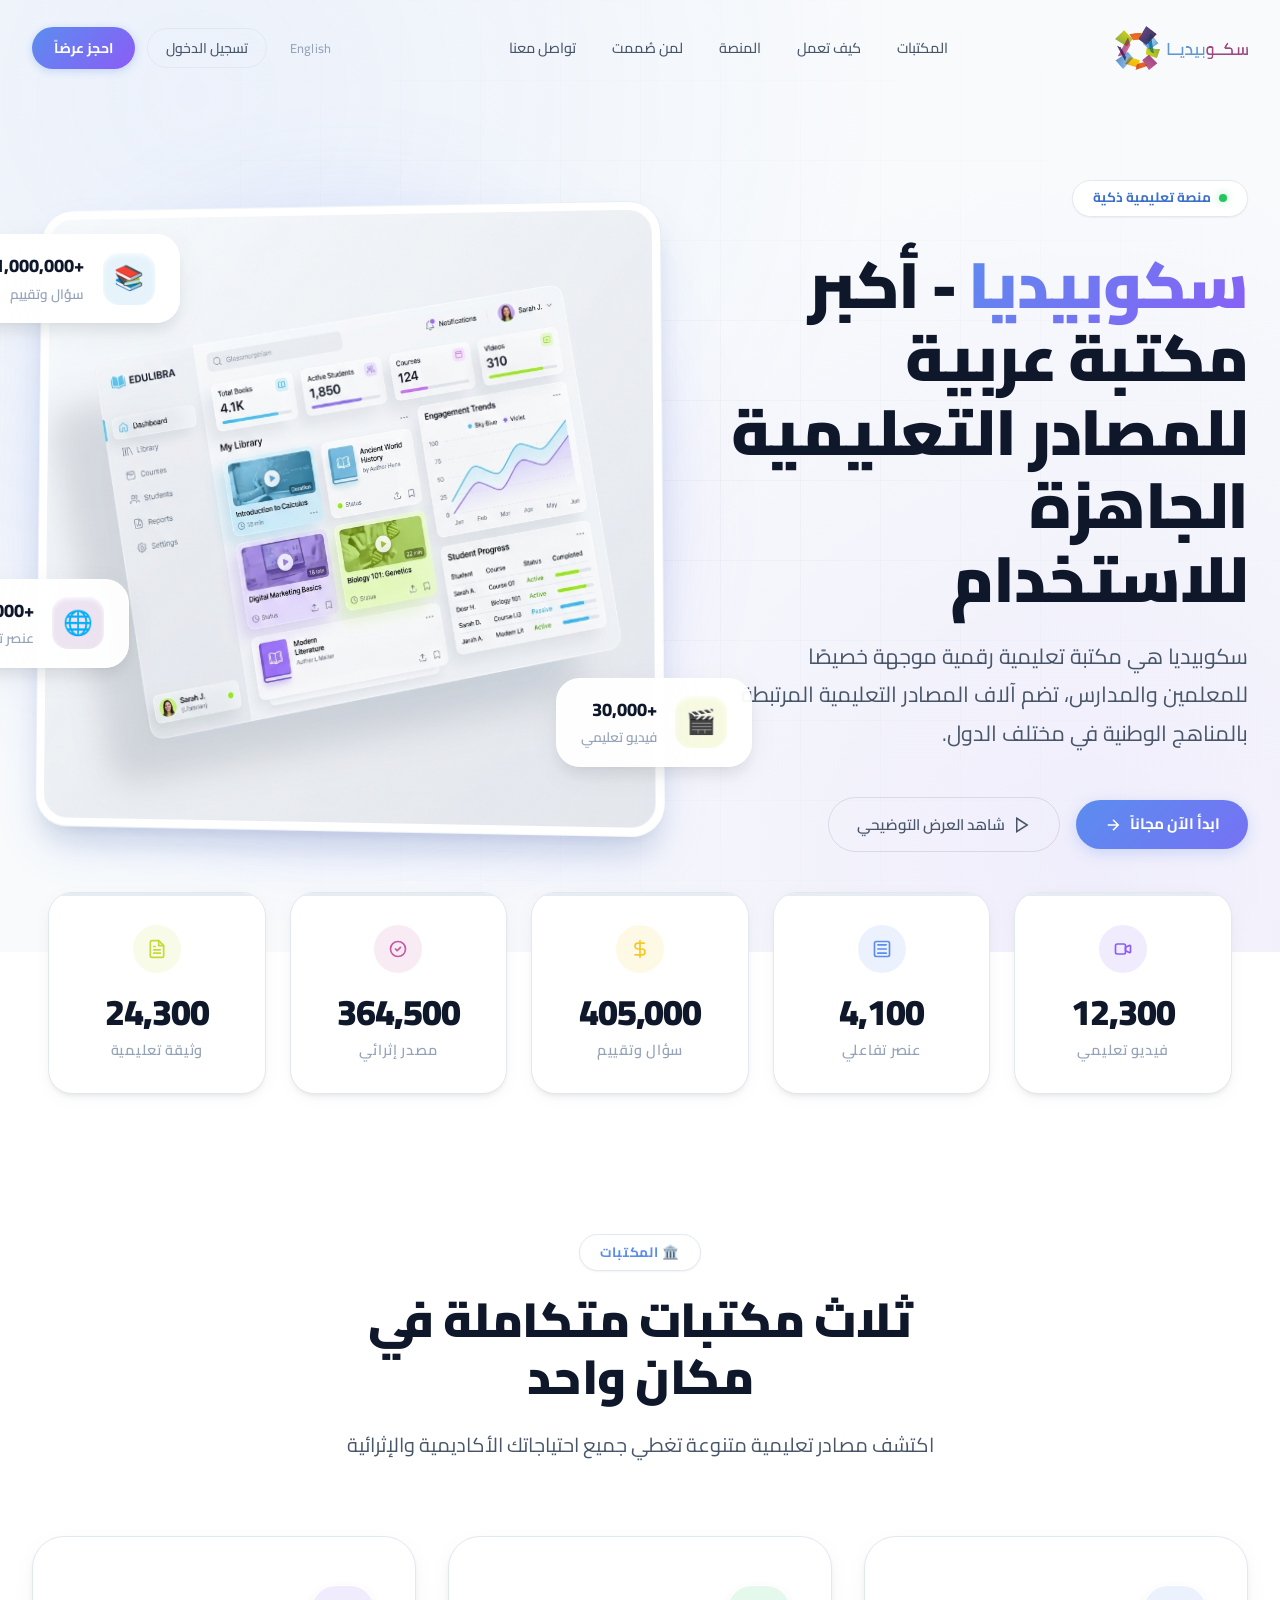
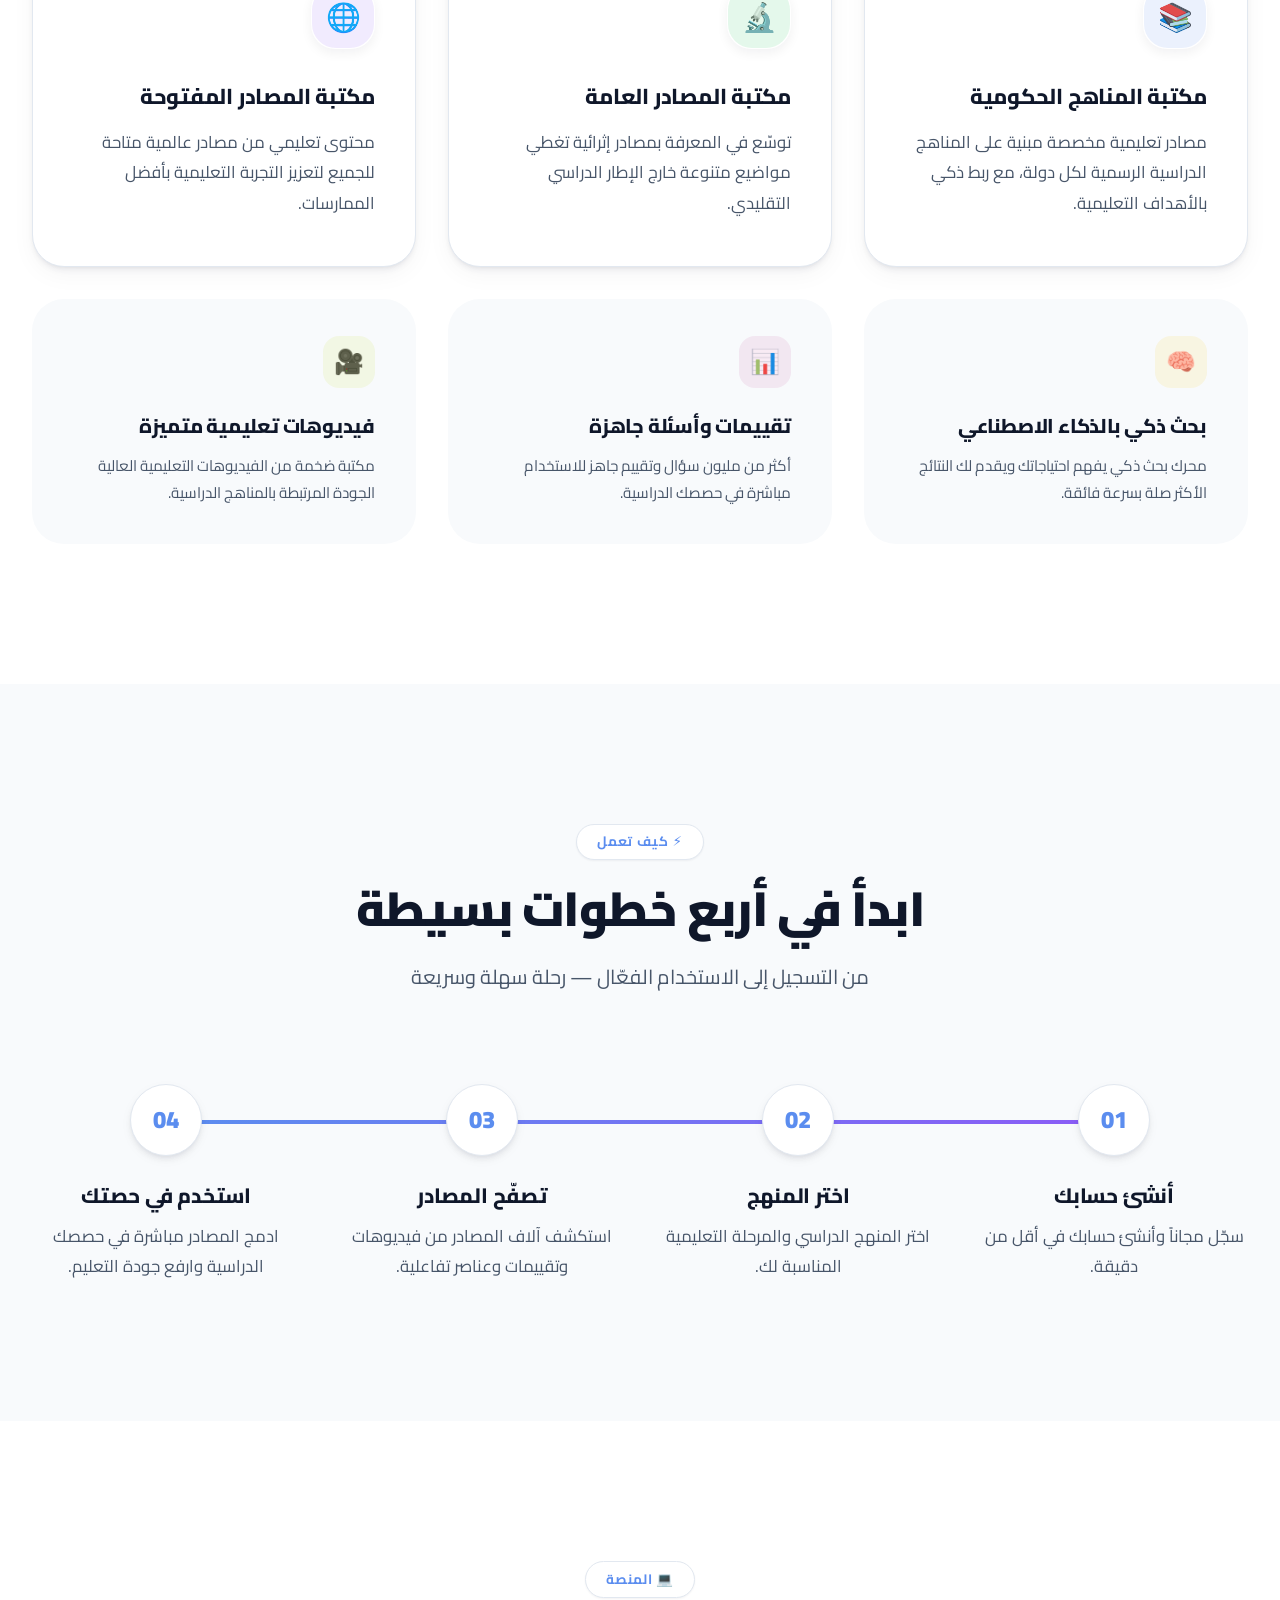
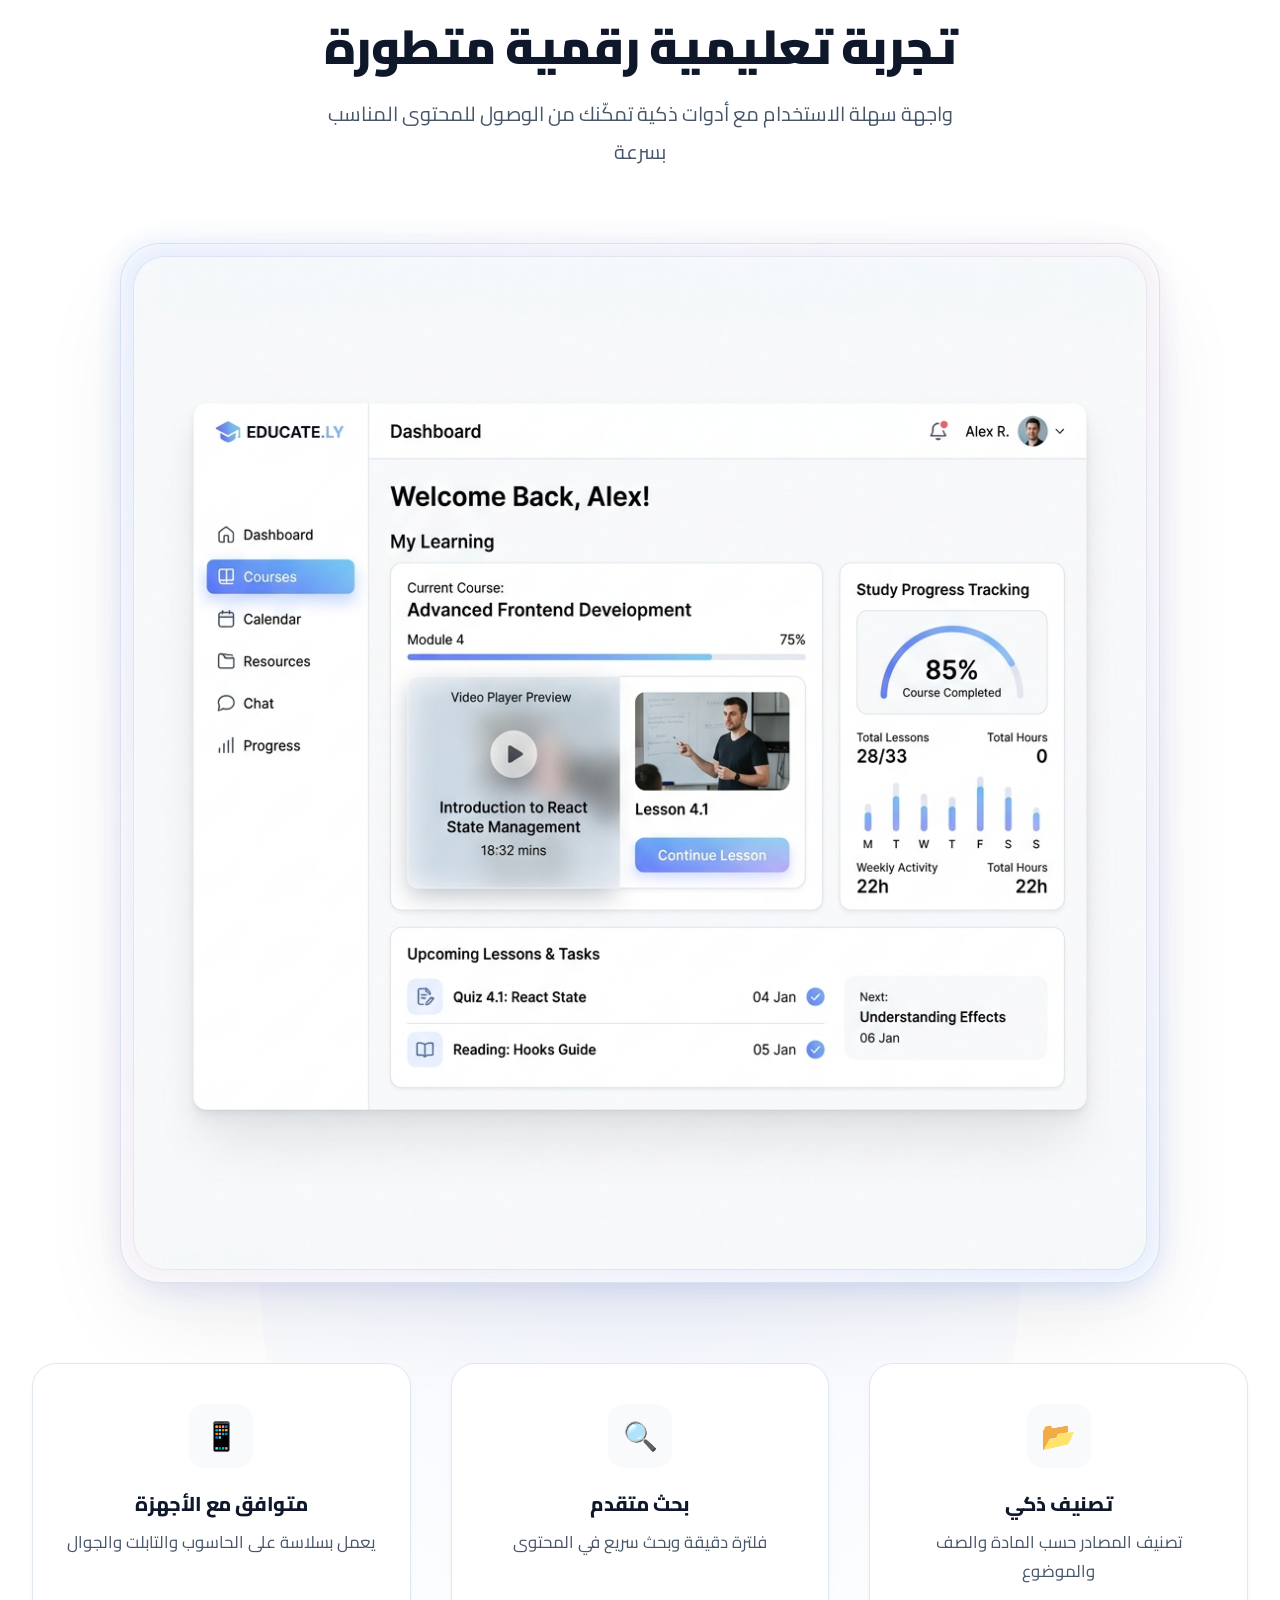
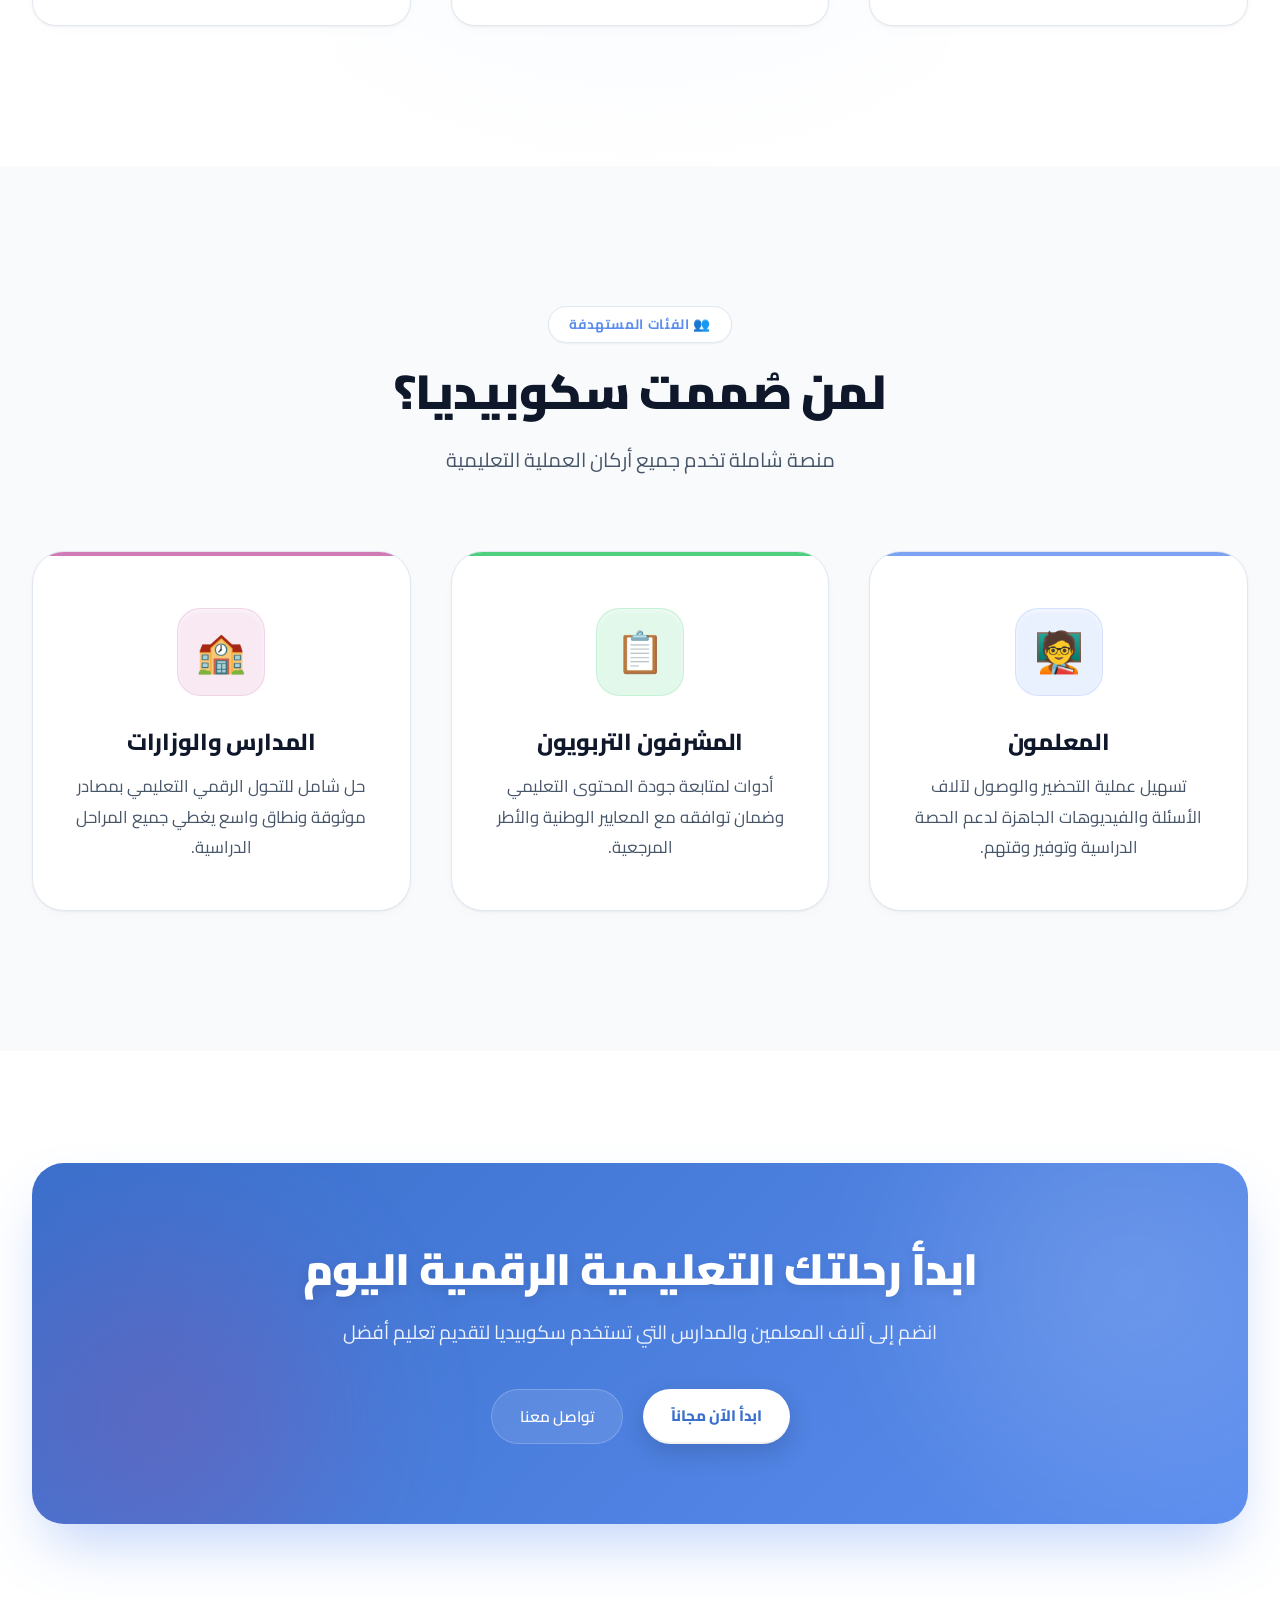
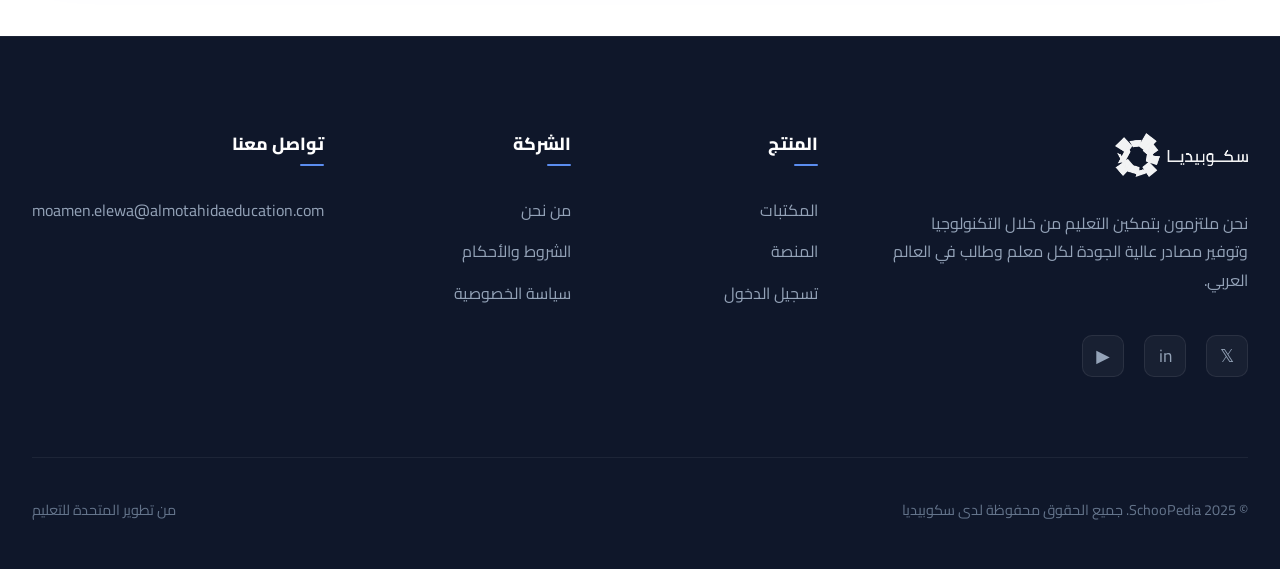
<file: index.html>
<!DOCTYPE html>
<html lang="ar" dir="rtl">
<head>
    <meta charset="UTF-8">
    <meta name="viewport" content="width=device-width, initial-scale=1.0">
    <title>SchooPedia | سكوبيديا — أكبر مكتبة رقمية تعليمية عربية</title>
    <meta name="description" content="سكوبيديا - مكتبة رقمية متكاملة للمعلمين والمدارس تضم أكثر من مليون مصدر تعليمي. SchooPedia - The largest Arabic digital education library.">
    <meta name="keywords" content="SchooPedia, سكوبيديا, مكتبة رقمية, تعليم, EdTech, education, digital library">
    <link rel="stylesheet" href="style.css">
    <link rel="icon" type="image/png" href="assets/logo-en.png">
</head>
<body class="lang-ar">

    <!-- Animated Background Orbs -->
    <div class="bg-orbs" aria-hidden="true">
        <div class="bg-orb"></div>
        <div class="bg-orb"></div>
        <div class="bg-orb"></div>
    </div>

    <!-- Particles Canvas -->
    <canvas id="particles-canvas" aria-hidden="true"></canvas>

    <!-- ======================== NAVIGATION ======================== -->
    <nav class="navbar" id="navbar">
        <div class="container">
            <a href="#" class="nav-logo">
                <img src="assets/logo-ar.png" alt="سكوبيديا" lang="ar">
                <img src="assets/logo-en.png" alt="SchooPedia" lang="en">
            </a>

            <div class="nav-links">
                <a href="#features" lang="ar">المكتبات</a>
                <a href="#features" lang="en">Libraries</a>

                <a href="#how-it-works" lang="ar">كيف تعمل</a>
                <a href="#how-it-works" lang="en">How it Works</a>

                <a href="#showcase" lang="ar">المنصة</a>
                <a href="#showcase" lang="en">Platform</a>

                <a href="#audience" lang="ar">لمن صُممت</a>
                <a href="#audience" lang="en">Who it's for</a>

                <a href="#contact" lang="ar">تواصل معنا</a>
                <a href="#contact" lang="en">Contact</a>
            </div>

            <div class="nav-actions">
                <button class="lang-toggle" id="langToggle" onclick="toggleLanguage()">
                    <span lang="ar">English</span>
                    <span lang="en">العربية</span>
                </button>
                <a href="https://library.schoopedia.com/login" class="btn btn-outline" lang="ar">تسجيل الدخول</a>
                <a href="https://library.schoopedia.com/login" class="btn btn-outline" lang="en">Login</a>
                <button class="btn btn-primary" onclick="openModal()" lang="ar">احجز عرضاً</button>
                <button class="btn btn-primary" onclick="openModal()" lang="en">Book a Demo</button>
            </div>

            <button class="mobile-menu-btn" id="mobileMenuBtn" aria-label="القائمة">
                <svg width="24" height="24" viewBox="0 0 24 24" fill="none" stroke="currentColor" stroke-width="2">
                    <line x1="3" y1="6" x2="21" y2="6"/>
                    <line x1="3" y1="12" x2="21" y2="12"/>
                    <line x1="3" y1="18" x2="21" y2="18"/>
                </svg>
            </button>
        </div>
    </nav>

    <!-- Mobile Navigation -->
    <div class="mobile-nav-overlay" id="mobileNav">
        <a href="#features" onclick="closeMobileNav()" lang="ar">المكتبات</a>
        <a href="#features" onclick="closeMobileNav()" lang="en">Libraries</a>
        <a href="#how-it-works" onclick="closeMobileNav()" lang="ar">كيف تعمل</a>
        <a href="#how-it-works" onclick="closeMobileNav()" lang="en">How it Works</a>
        <a href="#showcase" onclick="closeMobileNav()" lang="ar">المنصة</a>
        <a href="#showcase" onclick="closeMobileNav()" lang="en">Platform</a>
        <a href="#audience" onclick="closeMobileNav()" lang="ar">لمن صُممت</a>
        <a href="#audience" onclick="closeMobileNav()" lang="en">Who it's for</a>
        <a href="#contact" onclick="closeMobileNav()" lang="ar">تواصل معنا</a>
        <a href="#contact" onclick="closeMobileNav()" lang="en">Contact</a>
        <button class="btn btn-primary" onclick="openModal(); closeMobileNav();" lang="ar">احجز عرضاً</button>
        <button class="btn btn-primary" onclick="openModal(); closeMobileNav();" lang="en">Book a Demo</button>
    </div>


    <!-- ======================== HERO SECTION ======================== -->
    <section class="hero" id="hero">
        <div class="container">
            <div class="hero-content">
                <div class="hero-badge">
                    <span class="pulse-dot"></span>
                    <span lang="ar">منصة تعليمية ذكية</span>
                    <span lang="en">Smart Education Platform</span>
                </div>

                <h1 lang="ar">
                    <span class="text-gradient">سكوبيديا</span> - أكبر مكتبة عربية للمصادر التعليمية الجاهزة للاستخدام
                </h1>
                <h1 lang="en">
                    The Largest Arabic <span class="text-gradient">Digital Library</span>
                    <br>for Education
                </h1>

                <p class="hero-subtitle" lang="ar">
                    سكوبيديا هي مكتبة تعليمية رقمية موجهة خصيصًا للمعلمين والمدارس، تضم آلاف المصادر التعليمية المرتبطة بالمناهج الوطنية في مختلف الدول.
                </p>
                <p class="hero-subtitle" lang="en">
                    A comprehensive digital library for teachers and schools, featuring over 1 million educational resources mapped to national curricula — videos, assessments, interactive elements, and educational documents.
                </p>

                <div class="hero-btns">
                    <a href="https://library.schoopedia.com/login" class="btn btn-primary" lang="ar">
                        ابدأ الآن مجاناً
                        <svg width="18" height="18" viewBox="0 0 24 24" fill="none" stroke="currentColor" stroke-width="2"><path d="M5 12h14M12 5l7 7-7 7"/></svg>
                    </a>
                    <a href="https://library.schoopedia.com/login" class="btn btn-primary" lang="en">
                        Start Free Now
                        <svg width="18" height="18" viewBox="0 0 24 24" fill="none" stroke="currentColor" stroke-width="2"><path d="M5 12h14M12 5l7 7-7 7"/></svg>
                    </a>
                    <button class="btn btn-secondary" onclick="openModal()" lang="ar">
                        <svg width="18" height="18" viewBox="0 0 24 24" fill="none" stroke="currentColor" stroke-width="2"><polygon points="5 3 19 12 5 21 5 3"/></svg>
                        شاهد العرض التوضيحي
                    </button>
                    <button class="btn btn-secondary" onclick="openModal()" lang="en">
                        <svg width="18" height="18" viewBox="0 0 24 24" fill="none" stroke="currentColor" stroke-width="2"><polygon points="5 3 19 12 5 21 5 3"/></svg>
                        Watch Demo
                    </button>
                </div>

                <div class="hero-stats">
                    <div class="hero-stat">
                        <span class="stat-number" data-target="1000000">0</span>
                        <span class="stat-label" lang="ar">سؤال وتقييم</span>
                        <span class="stat-label" lang="en">Assessments</span>
                    </div>
                    <div class="hero-stat">
                        <span class="stat-number" data-target="30000">0</span>
                        <span class="stat-label" lang="ar">فيديو تعليمي</span>
                        <span class="stat-label" lang="en">Videos</span>
                    </div>
                    <div class="hero-stat">
                        <span class="stat-number" data-target="900000">0</span>
                        <span class="stat-label" lang="ar">مصدر إثرائي</span>
                        <span class="stat-label" lang="en">Resources</span>
                    </div>
                </div>
            </div>

            <div class="hero-visual">
                <div class="hero-visual-wrapper">
                    <img src="assets/hero-dashboard.png" alt="SchooPedia Platform Dashboard">
                </div>

                <!-- Floating Info Cards -->
                <div class="hero-float-card float-card-1">
                    <div class="float-icon" style="background: rgba(90, 173, 224, 0.15);">📚</div>
                    <div class="float-text">
                        <strong>+1,000,000</strong>
                        <span lang="ar">سؤال وتقييم</span>
                        <span lang="en">Questions & Assessments</span>
                    </div>
                </div>

                <div class="hero-float-card float-card-2">
                    <div class="float-icon" style="background: rgba(197, 217, 58, 0.15);">🎬</div>
                    <div class="float-text">
                        <strong>+30,000</strong>
                        <span lang="ar">فيديو تعليمي</span>
                        <span lang="en">Educational Videos</span>
                    </div>
                </div>

                <div class="hero-float-card float-card-3">
                    <div class="float-icon" style="background: rgba(139, 77, 158, 0.15);">🌐</div>
                    <div class="float-text">
                        <strong>+10,000</strong>
                        <span lang="ar">عنصر تفاعلي</span>
                        <span lang="en">Interactive Elements</span>
                    </div>
                </div>
            </div>
        </div>
    </section>


    <!-- ======================== METRICS BAR ======================== -->
    <section class="metrics" id="metrics">
        <div class="container">
            <div class="metrics-inner reveal">
                <div class="metrics-grid">
                    <div class="metric-item">
                        <div class="metric-accent" style="--accent-color: var(--brand-purple);">
                            <svg width="24" height="24" viewBox="0 0 24 24" fill="none" stroke="currentColor" stroke-width="2" stroke-linecap="round" stroke-linejoin="round"><path d="m15 10 4.553-2.276A1 1 0 0 1 21 8.618v6.764a1 1 0 0 1-1.447.894L15 14v-4z"/><rect x="3" y="6" width="12" height="12" rx="2" ry="2"/></svg>
                        </div>
                        <div class="metric-content">
                            <h3 class="counter" data-count="30000">0</h3>
                            <p lang="ar">فيديو تعليمي</p>
                            <p lang="en">Videos</p>
                        </div>
                    </div>
                    <div class="metric-item">
                        <div class="metric-accent" style="--accent-color: var(--brand-blue);">
                            <svg width="24" height="24" viewBox="0 0 24 24" fill="none" stroke="currentColor" stroke-width="2" stroke-linecap="round" stroke-linejoin="round"><rect width="18" height="18" x="3" y="3" rx="2"/><path d="M7 7h10"/><path d="M7 12h10"/><path d="M7 17h10"/></svg>
                        </div>
                        <div class="metric-content">
                            <h3 class="counter" data-count="10000">0</h3>
                            <p lang="ar">عنصر تفاعلي</p>
                            <p lang="en">Interactives</p>
                        </div>
                    </div>
                    <div class="metric-item">
                        <div class="metric-accent" style="--accent-color: var(--brand-yellow);">
                            <svg width="24" height="24" viewBox="0 0 24 24" fill="none" stroke="currentColor" stroke-width="2" stroke-linecap="round" stroke-linejoin="round"><path d="M12 2v20"/><path d="M17 5H9.5a3.5 3.5 0 0 0 0 7h5a3.5 3.5 0 0 1 0 7H6"/></svg>
                        </div>
                        <div class="metric-content">
                            <h3 class="counter" data-count="1000000">0</h3>
                            <p lang="ar">سؤال وتقييم</p>
                            <p lang="en">Questions</p>
                        </div>
                    </div>
                    <div class="metric-item">
                        <div class="metric-accent" style="--accent-color: var(--brand-magenta);">
                            <svg width="24" height="24" viewBox="0 0 24 24" fill="none" stroke="currentColor" stroke-width="2" stroke-linecap="round" stroke-linejoin="round"><path d="M21 12a9 9 0 1 1-9-9c5 0 9 4 9 9z"/><path d="m9 12 2 2 4-4"/></svg>
                        </div>
                        <div class="metric-content">
                            <h3 class="counter" data-count="900000">0</h3>
                            <p lang="ar">مصدر إثرائي</p>
                            <p lang="en">Resources</p>
                        </div>
                    </div>
                    <div class="metric-item">
                        <div class="metric-accent" style="--accent-color: var(--brand-lime);">
                            <svg width="24" height="24" viewBox="0 0 24 24" fill="none" stroke="currentColor" stroke-width="2" stroke-linecap="round" stroke-linejoin="round"><path d="M14 2H6a2 2 0 0 0-2 2v16a2 2 0 0 0 2 2h12a2 2 0 0 0 2-2V8z"/><path d="M14 2v6h6"/><path d="M16 13H8"/><path d="M16 17H8"/><path d="M10 9H8"/></svg>
                        </div>
                        <div class="metric-content">
                            <h3 class="counter" data-count="60000">0</h3>
                            <p lang="ar">وثيقة تعليمية</p>
                            <p lang="en">Documents</p>
                        </div>
                    </div>
                </div>
            </div>
        </div>
    </section>


    <!-- ======================== FEATURES / LIBRARIES ======================== -->
    <section class="features section-padding" id="features">
        <div class="container">
            <div class="section-header reveal">
                <span class="section-tag">
                    <span lang="ar">🏛️ المكتبات</span>
                    <span lang="en">🏛️ Libraries</span>
                </span>
                <h2 class="section-title" lang="ar">ثلاث مكتبات متكاملة في مكان واحد</h2>
                <h2 class="section-title" lang="en">Three Complete Libraries in One Place</h2>
                <p class="section-subtitle" lang="ar">اكتشف مصادر تعليمية متنوعة تغطي جميع احتياجاتك الأكاديمية والإثرائية</p>
                <p class="section-subtitle" lang="en">Discover diverse educational resources covering all your academic and enrichment needs</p>
            </div>

            <div class="features-grid">
                <!-- Card 1 -->
                <div class="feature-card feature-blue reveal reveal-delay-1">
                    <div class="feature-icon">📚</div>
                    <h3 lang="ar">مكتبة المناهج الحكومية</h3>
                    <h3 lang="en">National Curricula Library</h3>
                    <p lang="ar">مصادر تعليمية مخصصة مبنية على المناهج الدراسية الرسمية لكل دولة، مع ربط ذكي بالأهداف التعليمية.</p>
                    <p lang="en">Customized educational resources built on the official curriculum of each country, with smart mapping to learning objectives.</p>
                </div>

                <!-- Card 2 -->
                <div class="feature-card feature-green reveal reveal-delay-2">
                    <div class="feature-icon">🔬</div>
                    <h3 lang="ar">مكتبة المصادر العامة</h3>
                    <h3 lang="en">General Resources Library</h3>
                    <p lang="ar">توسّع في المعرفة بمصادر إثرائية تغطي مواضيع متنوعة خارج الإطار الدراسي التقليدي.</p>
                    <p lang="en">Expand knowledge with enrichment resources covering various topics outside the traditional framework.</p>
                </div>

                <!-- Card 3 -->
                <div class="feature-card feature-purple reveal reveal-delay-3">
                    <div class="feature-icon">🌐</div>
                    <h3 lang="ar">مكتبة المصادر المفتوحة</h3>
                    <h3 lang="en">Open Resources Library</h3>
                    <p lang="ar">محتوى تعليمي من مصادر عالمية متاحة للجميع لتعزيز التجربة التعليمية بأفضل الممارسات.</p>
                    <p lang="en">Educational content from global open sources available to everyone to enhance the learning experience.</p>
                </div>

                <!-- Card 4 -->
                <div class="feature-card feature-yellow reveal reveal-delay-1">
                    <div class="feature-icon">🧠</div>
                    <h3 lang="ar">بحث ذكي بالذكاء الاصطناعي</h3>
                    <h3 lang="en">AI-Powered Smart Search</h3>
                    <p lang="ar">محرك بحث ذكي يفهم احتياجاتك ويقدم لك النتائج الأكثر صلة بسرعة فائقة.</p>
                    <p lang="en">An intelligent search engine that understands your needs and delivers the most relevant results instantly.</p>
                </div>

                <!-- Card 5 -->
                <div class="feature-card feature-pink reveal reveal-delay-2">
                    <div class="feature-icon">📊</div>
                    <h3 lang="ar">تقييمات وأسئلة جاهزة</h3>
                    <h3 lang="en">Ready-Made Assessments</h3>
                    <p lang="ar">أكثر من مليون سؤال وتقييم جاهز للاستخدام مباشرة في حصصك الدراسية.</p>
                    <p lang="en">Over 1 million questions and assessments ready to use directly in your classroom sessions.</p>
                </div>

                <!-- Card 6 -->
                <div class="feature-card feature-lime reveal reveal-delay-3">
                    <div class="feature-icon">🎥</div>
                    <h3 lang="ar">فيديوهات تعليمية متميزة</h3>
                    <h3 lang="en">Premium Educational Videos</h3>
                    <p lang="ar">مكتبة ضخمة من الفيديوهات التعليمية العالية الجودة المرتبطة بالمناهج الدراسية.</p>
                    <p lang="en">A massive library of high-quality educational videos mapped to national curricula.</p>
                </div>
            </div>
        </div>
    </section>


    <!-- ======================== HOW IT WORKS ======================== -->
    <section class="how-it-works section-padding" id="how-it-works">
        <div class="container">
            <div class="section-header reveal">
                <span class="section-tag">
                    <span lang="ar">⚡ كيف تعمل</span>
                    <span lang="en">⚡ How it Works</span>
                </span>
                <h2 class="section-title" lang="ar">ابدأ في أربع خطوات بسيطة</h2>
                <h2 class="section-title" lang="en">Get Started in Four Simple Steps</h2>
                <p class="section-subtitle" lang="ar">من التسجيل إلى الاستخدام الفعّال — رحلة سهلة وسريعة</p>
                <p class="section-subtitle" lang="en">From registration to effective use — a fast and easy journey</p>
            </div>

            <div class="steps-container">
                <div class="step-card reveal reveal-delay-1">
                    <div class="step-number">01</div>
                    <h3 lang="ar">أنشئ حسابك</h3>
                    <h3 lang="en">Create Your Account</h3>
                    <p lang="ar">سجّل مجاناً وأنشئ حسابك في أقل من دقيقة.</p>
                    <p lang="en">Sign up for free and create your account in less than a minute.</p>
                </div>

                <div class="step-card reveal reveal-delay-2">
                    <div class="step-number">02</div>
                    <h3 lang="ar">اختر المنهج</h3>
                    <h3 lang="en">Select Curriculum</h3>
                    <p lang="ar">اختر المنهج الدراسي والمرحلة التعليمية المناسبة لك.</p>
                    <p lang="en">Choose the curriculum and grade level that suits you.</p>
                </div>

                <div class="step-card reveal reveal-delay-3">
                    <div class="step-number">03</div>
                    <h3 lang="ar">تصفّح المصادر</h3>
                    <h3 lang="en">Browse Resources</h3>
                    <p lang="ar">استكشف آلاف المصادر من فيديوهات وتقييمات وعناصر تفاعلية.</p>
                    <p lang="en">Explore thousands of resources including videos, assessments, and interactive elements.</p>
                </div>

                <div class="step-card reveal reveal-delay-4">
                    <div class="step-number">04</div>
                    <h3 lang="ar">استخدم في حصتك</h3>
                    <h3 lang="en">Use in Your Class</h3>
                    <p lang="ar">ادمج المصادر مباشرة في حصصك الدراسية وارفع جودة التعليم.</p>
                    <p lang="en">Integrate resources directly into your classes and elevate education quality.</p>
                </div>
            </div>
        </div>
    </section>


    <!-- ======================== PLATFORM SHOWCASE ======================== -->
    <section class="showcase section-padding" id="showcase">
        <div class="container">
            <div class="section-header reveal">
                <span class="section-tag">
                    <span lang="ar">💻 المنصة</span>
                    <span lang="en">💻 Platform</span>
                </span>
                <h2 class="section-title" lang="ar">تجربة تعليمية رقمية متطورة</h2>
                <h2 class="section-title" lang="en">An Advanced Digital Learning Experience</h2>
                <p class="section-subtitle" lang="ar">واجهة سهلة الاستخدام مع أدوات ذكية تمكّنك من الوصول للمحتوى المناسب بسرعة</p>
                <p class="section-subtitle" lang="en">User-friendly interface with smart tools that help you access the right content quickly</p>
            </div>

            <div class="showcase-visual reveal">
                <img src="assets/platform-showcase.png" alt="SchooPedia Platform Preview">
            </div>

            <div class="showcase-features">
                <div class="showcase-feature reveal reveal-delay-1">
                    <div class="sf-icon">📂</div>
                    <h4 lang="ar">تصنيف ذكي</h4>
                    <h4 lang="en">Smart Categories</h4>
                    <p lang="ar">تصنيف المصادر حسب المادة والصف والموضوع</p>
                    <p lang="en">Resources organized by subject, grade, and topic</p>
                </div>
                <div class="showcase-feature reveal reveal-delay-2">
                    <div class="sf-icon">🔍</div>
                    <h4 lang="ar">بحث متقدم</h4>
                    <h4 lang="en">Advanced Search</h4>
                    <p lang="ar">فلترة دقيقة وبحث سريع في المحتوى</p>
                    <p lang="en">Precise filtering and fast content search</p>
                </div>
                <div class="showcase-feature reveal reveal-delay-3">
                    <div class="sf-icon">📱</div>
                    <h4 lang="ar">متوافق مع الأجهزة</h4>
                    <h4 lang="en">All Devices</h4>
                    <p lang="ar">يعمل بسلاسة على الحاسوب والتابلت والجوال</p>
                    <p lang="en">Works seamlessly on desktop, tablet, and mobile</p>
                </div>
            </div>
        </div>
    </section>


    <!-- ======================== AUDIENCE ======================== -->
    <section class="audience section-padding" id="audience">
        <div class="container">
            <div class="section-header reveal">
                <span class="section-tag">
                    <span lang="ar">👥 الفئات المستهدفة</span>
                    <span lang="en">👥 Target Audience</span>
                </span>
                <h2 class="section-title" lang="ar">لمن صُممت سكوبيديا؟</h2>
                <h2 class="section-title" lang="en">Who is SchooPedia built for?</h2>
                <p class="section-subtitle" lang="ar">منصة شاملة تخدم جميع أركان العملية التعليمية</p>
                <p class="section-subtitle" lang="en">A comprehensive platform serving all pillars of the educational process</p>
            </div>

            <div class="audience-grid">
                <div class="audience-card reveal reveal-delay-1">
                    <div class="audience-icon">🧑‍🏫</div>
                    <h3 lang="ar">المعلمون</h3>
                    <h3 lang="en">Teachers</h3>
                    <p lang="ar">تسهيل عملية التحضير والوصول لآلاف الأسئلة والفيديوهات الجاهزة لدعم الحصة الدراسية وتوفير وقتهم.</p>
                    <p lang="en">Simplified preparation and access to thousands of ready-made questions and videos to support classroom sessions and save time.</p>
                </div>

                <div class="audience-card reveal reveal-delay-2">
                    <div class="audience-icon">📋</div>
                    <h3 lang="ar">المشرفون التربويون</h3>
                    <h3 lang="en">Education Supervisors</h3>
                    <p lang="ar">أدوات لمتابعة جودة المحتوى التعليمي وضمان توافقه مع المعايير الوطنية والأطر المرجعية.</p>
                    <p lang="en">Tools to monitor educational content quality and ensure compliance with national standards and frameworks.</p>
                </div>

                <div class="audience-card reveal reveal-delay-3">
                    <div class="audience-icon">🏫</div>
                    <h3 lang="ar">المدارس والوزارات</h3>
                    <h3 lang="en">Schools & Ministries</h3>
                    <p lang="ar">حل شامل للتحول الرقمي التعليمي بمصادر موثوقة ونطاق واسع يغطي جميع المراحل الدراسية.</p>
                    <p lang="en">A comprehensive solution for educational digital transformation with reliable, large-scale resources covering all grade levels.</p>
                </div>
            </div>
        </div>
    </section>


    <!-- ======================== CTA SECTION ======================== -->
    <section class="cta-section" id="contact">
        <div class="container">
            <div class="cta-card reveal">
                <div class="cta-card-texture"></div>
                <h2 lang="ar">ابدأ رحلتك التعليمية الرقمية اليوم</h2>
                <h2 lang="en">Start Your Digital Education Journey Today</h2>
                <p lang="ar">انضم إلى آلاف المعلمين والمدارس التي تستخدم سكوبيديا لتقديم تعليم أفضل</p>
                <p lang="en">Join thousands of teachers and schools using SchooPedia to deliver better education</p>
                <div class="cta-btns">
                    <a href="https://library.schoopedia.com/login" class="btn btn-primary-inv" lang="ar">ابدأ الآن مجاناً</a>
                    <a href="https://library.schoopedia.com/login" class="btn btn-primary-inv" lang="en">Start Now for Free</a>
                    <button class="btn btn-glass" onclick="openModal()" lang="ar">تواصل معنا</button>
                    <button class="btn btn-glass" onclick="openModal()" lang="en">Contact Us</button>
                </div>
            </div>
        </div>
    </section>


    <!-- ======================== FOOTER ======================== -->
    <footer class="site-footer">
        <div class="container">
            <div class="footer-grid">
                <div class="footer-brand">
                    <img src="assets/logo-ar.png" alt="سكوبيديا" lang="ar">
                    <img src="assets/logo-en.png" alt="SchooPedia" lang="en">
                    <p lang="ar">نحن ملتزمون بتمكين التعليم من خلال التكنولوجيا وتوفير مصادر عالية الجودة لكل معلم وطالب في العالم العربي.</p>
                    <p lang="en">We are committed to empowering education through technology and providing high-quality resources for every teacher and student in the Arab world.</p>
                    <div class="footer-social">
                        <a href="#" aria-label="Twitter">𝕏</a>
                        <a href="#" aria-label="LinkedIn">in</a>
                        <a href="#" aria-label="YouTube">▶</a>
                    </div>
                </div>

                <div class="footer-column">
                    <h4 lang="ar">المنتج</h4>
                    <h4 lang="en">Product</h4>
                    <ul>
                        <li><a href="#features" lang="ar">المكتبات</a></li>
                        <li><a href="#features" lang="en">Libraries</a></li>
                        <li><a href="#showcase" lang="ar">المنصة</a></li>
                        <li><a href="#showcase" lang="en">Platform</a></li>
                        <li><a href="https://library.schoopedia.com/login" lang="ar">تسجيل الدخول</a></li>
                        <li><a href="https://library.schoopedia.com/login" lang="en">Login</a></li>
                    </ul>
                </div>

                <div class="footer-column">
                    <h4 lang="ar">الشركة</h4>
                    <h4 lang="en">Company</h4>
                    <ul>
                        <li><a href="#" lang="ar">من نحن</a></li>
                        <li><a href="#" lang="en">About Us</a></li>
                        <li><a href="#" lang="ar">الشروط والأحكام</a></li>
                        <li><a href="#" lang="en">Terms & Conditions</a></li>
                        <li><a href="#" lang="ar">سياسة الخصوصية</a></li>
                        <li><a href="#" lang="en">Privacy Policy</a></li>
                    </ul>
                </div>

                <div class="footer-column">
                    <h4 lang="ar">تواصل معنا</h4>
                    <h4 lang="en">Contact Us</h4>
                    <ul>
                        <li><a href="mailto:moamen.elewa@almotahidaeducation.com">moamen.elewa@almotahidaeducation.com</a></li>
                    </ul>
                </div>
            </div>

            <div class="footer-bottom">
                <p lang="ar">© 2025 SchooPedia. جميع الحقوق محفوظة لدى سكوبيديا</p>
                <p lang="en">© 2025 SchooPedia. All rights reserved</p>
                <p lang="ar">من تطوير المتحدة للتعليم</p>
                <p lang="en">Developed by Almotahida Education</p>
            </div>
        </div>
    </footer>


    <!-- ======================== CONTACT MODAL ======================== -->
    <div class="modal-overlay" id="contactModal">
        <div class="modal-content">
            <button class="modal-close" onclick="closeModal()" aria-label="إغلاق">×</button>

            <h2 lang="ar">تواصل معنا</h2>
            <h2 lang="en">Contact Us</h2>
            <p class="modal-desc" lang="ar">اترك لنا رسالة وسنقوم بالرد عليك في أقرب وقت.</p>
            <p class="modal-desc" lang="en">Leave us a message and we'll get back to you soon.</p>

            <form id="contactForm" class="modal-form" style="direction: ltr;">
                <input type="text" id="contactName" name="name" class="form-input" placeholder="Full Name / الاسم الكامل" required>
                <input type="text" id="contactSchool" name="school" class="form-input" placeholder="School or Institution / المدرسة أو المؤسسة التعليمية" required>
                <input type="email" id="contactEmail" name="email" class="form-input" placeholder="Email / البريد الإلكتروني" required>
                <input type="tel" id="contactPhone" name="phone" class="form-input" placeholder="Phone Number / رقم الهاتف" required>
                <textarea id="contactMessage" name="message" class="form-input" placeholder="Your Message / الرسالة" rows="4" required></textarea>
                
                <!-- Anti-spam & Configuration for FormSubmit -->
                <input type="hidden" name="_captcha" value="false">
                <input type="text" name="_honey" style="display:none">
                
                <div id="formStatus" style="display: none; font-size: 0.9rem; text-align: center; margin-bottom: 0.5rem; padding: 0.5rem; border-radius: 4px;"></div>
                
                <button type="submit" id="submitBtn" class="btn btn-primary" style="width: 100%;" lang="ar">إرسال الرسالة</button>
                <button type="submit" id="submitBtnEn" class="btn btn-primary" style="width: 100%;" lang="en">Send Message</button>
            </form>
        </div>
    </div>

    <script src="script.js"></script>
</body>
</html>
</file>
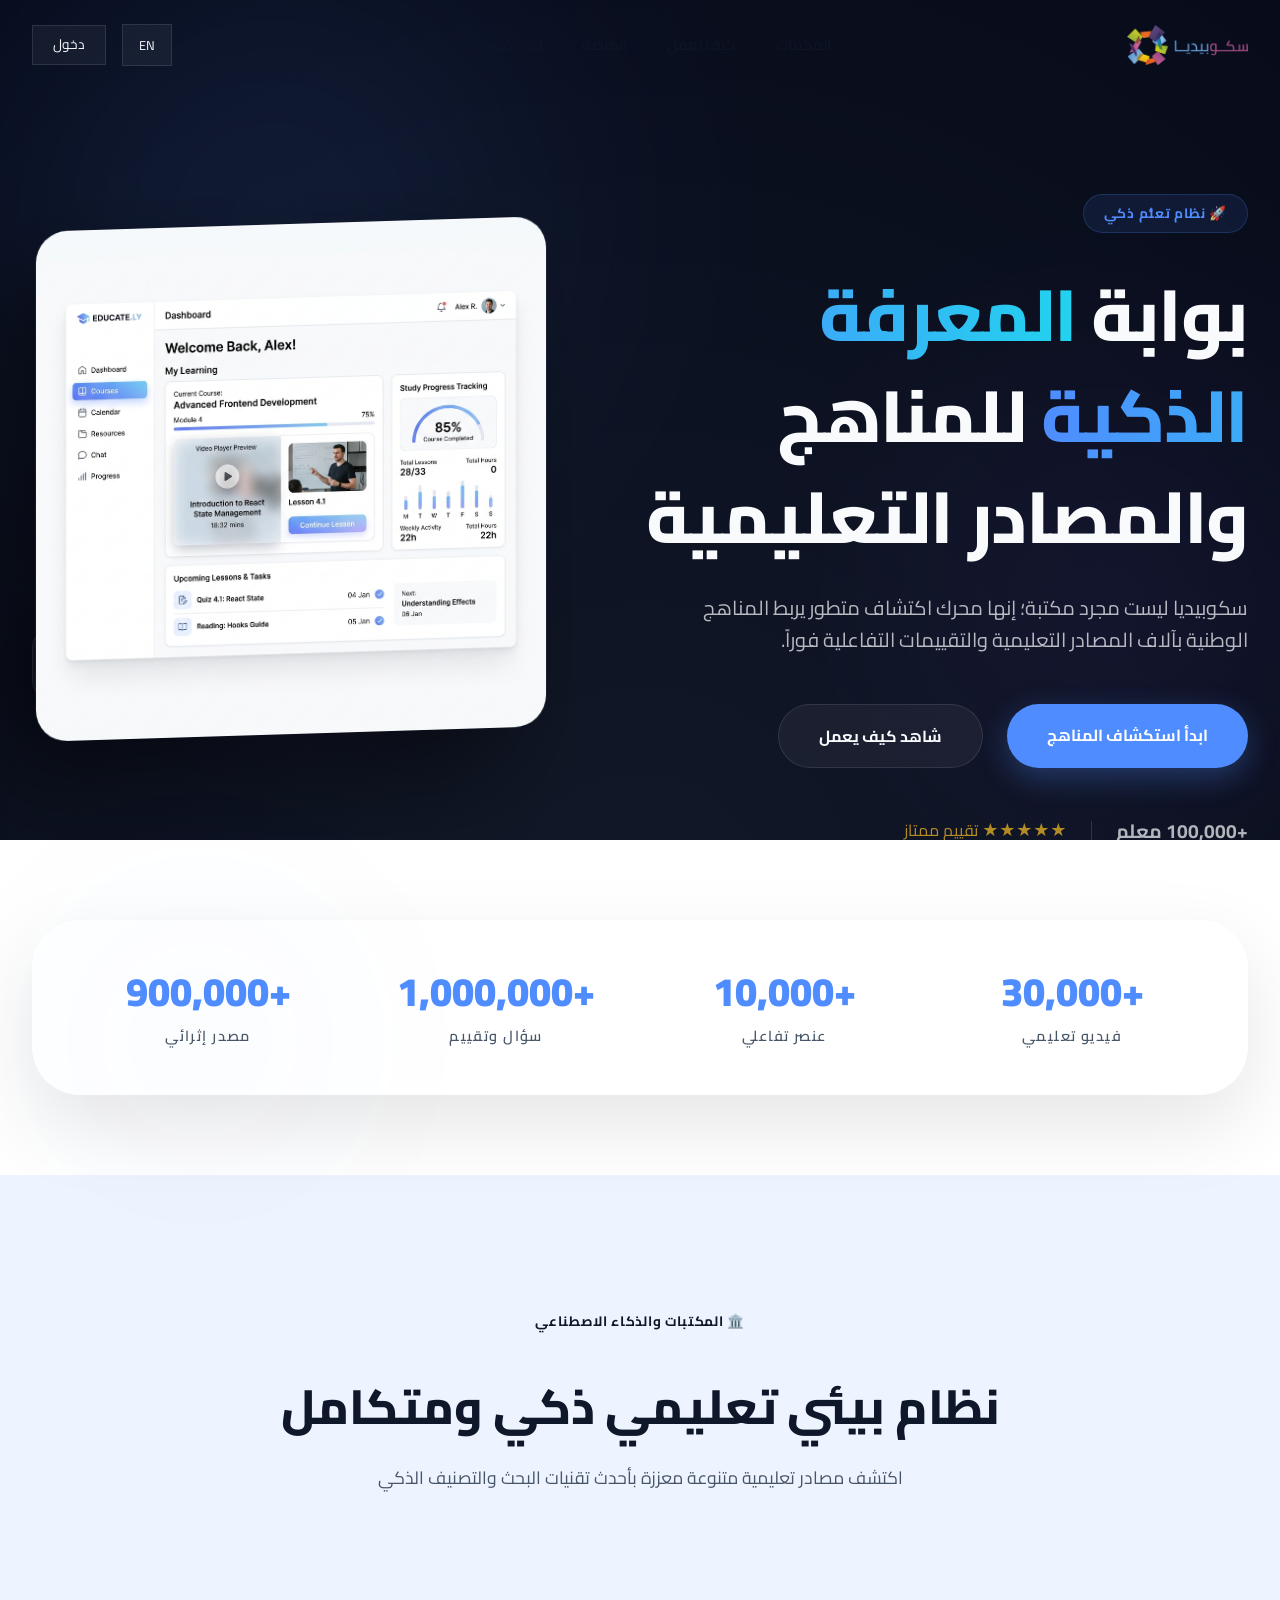
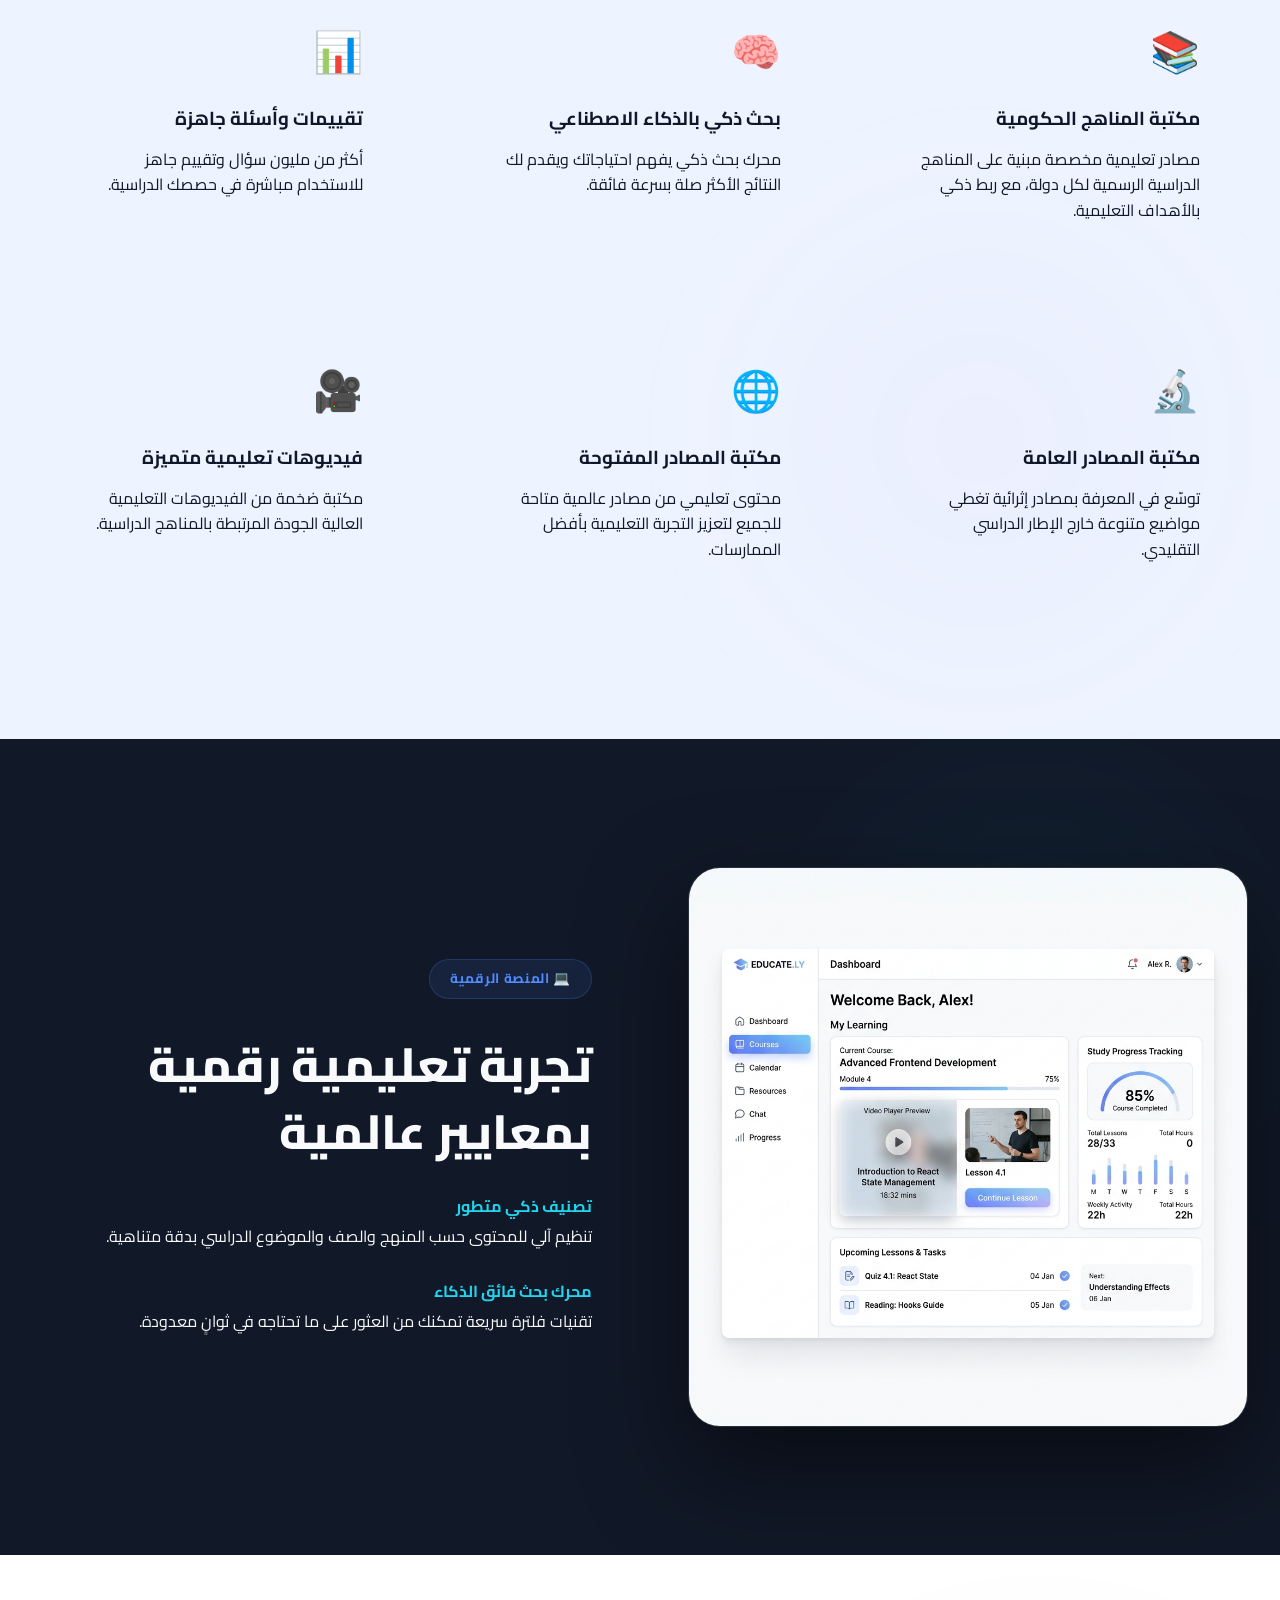
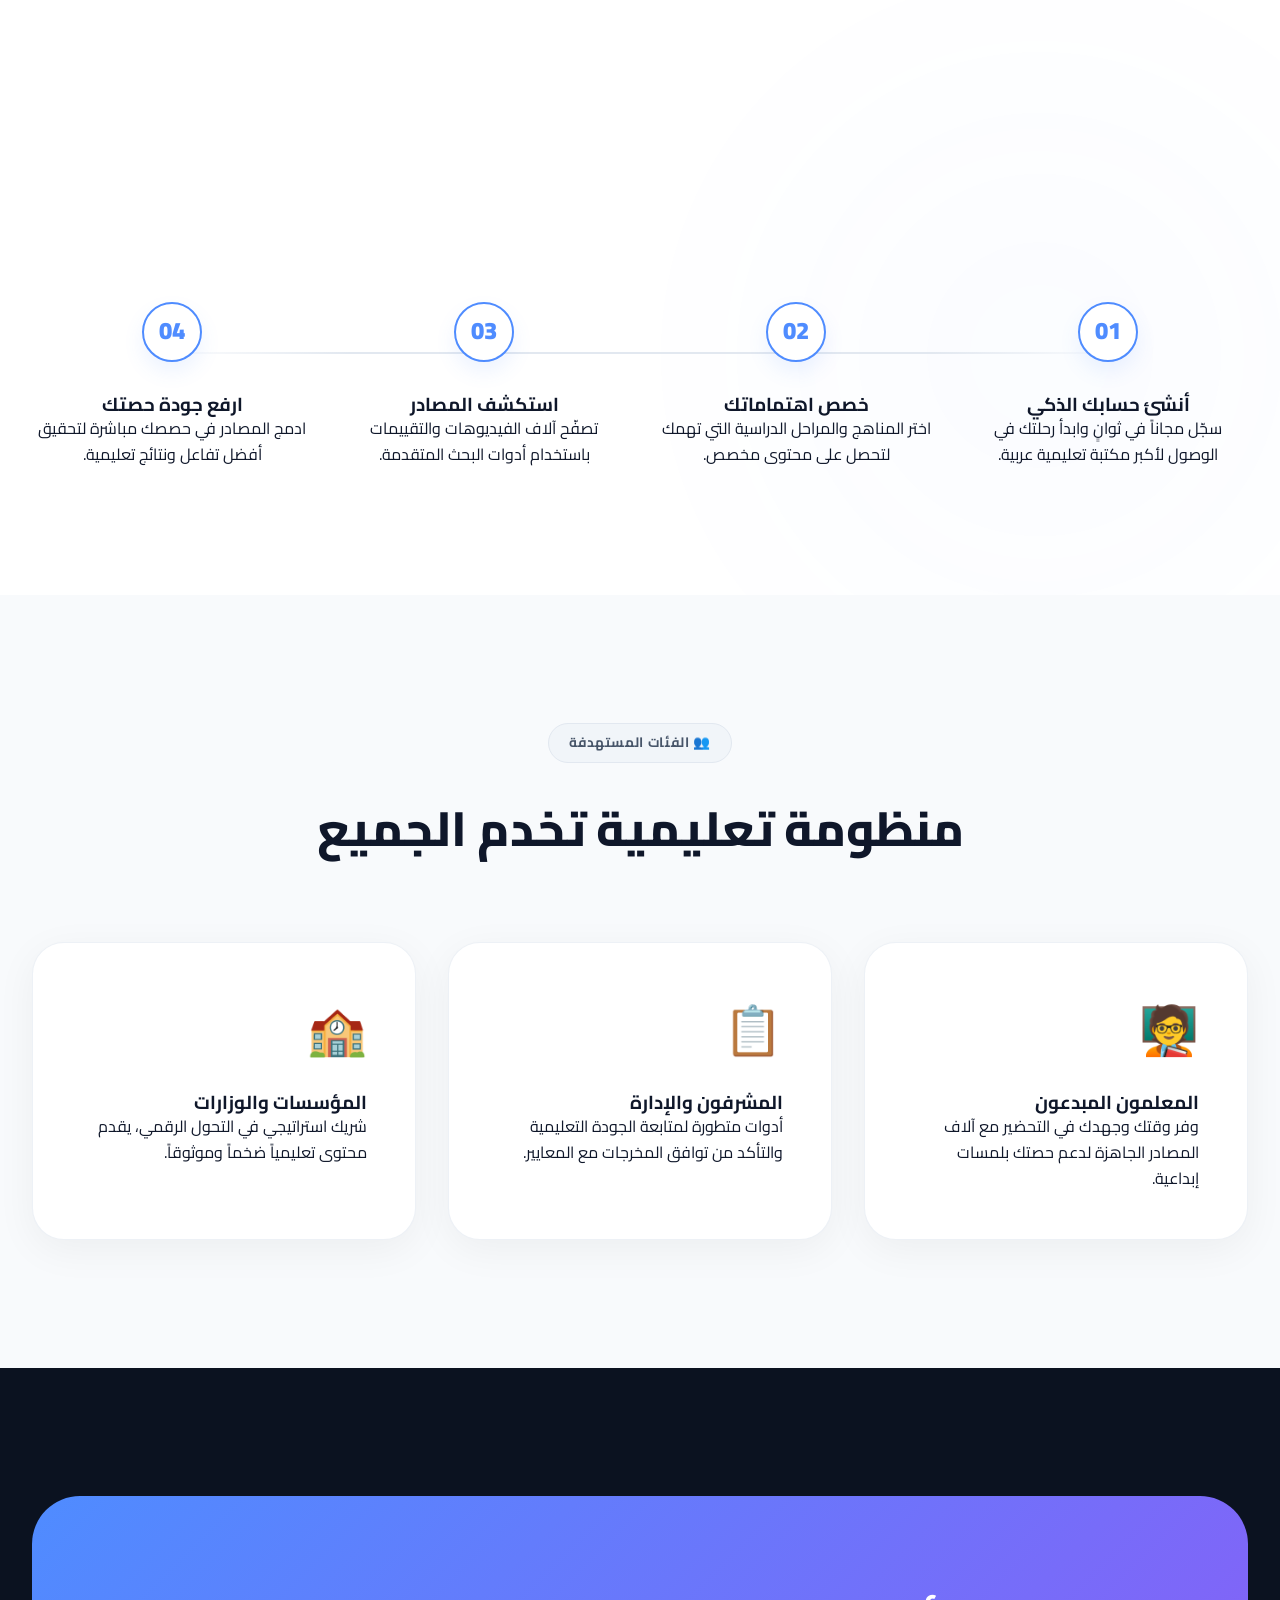
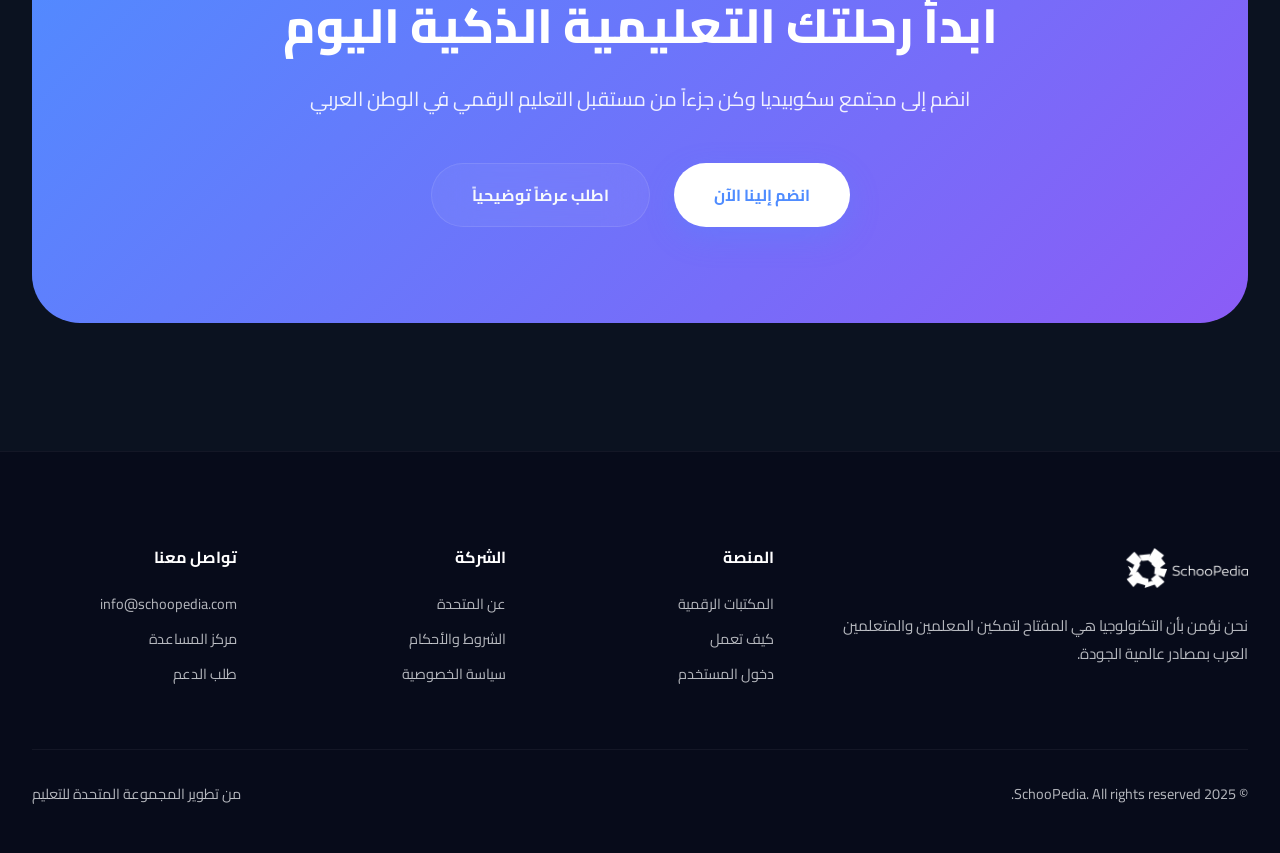
<file: index-v3.html>
<!DOCTYPE html>
<html lang="ar" dir="rtl">

<head>
    <meta charset="UTF-8">
    <meta name="viewport" content="width=device-width, initial-scale=1.0">
    <title>SchooPedia | سكوبيديا — Hybrid Premium Experience</title>
    <meta name="description" content="SchooPedia - The flagship digital education library. سكوبيديا - بوابة المعرفة الذكية للمناهج والمصادر التعليمية.">
    <link rel="stylesheet" href="style-v3.css">
    <link rel="icon" type="image/png" href="assets/logo-en.png">
</head>

<body class="lang-ar">

    <!-- ======================== NAVIGATION ======================== -->
    <nav class="navbar">
        <div class="container nav-container">
            <a href="#" class="logo">
                <img src="assets/logo-ar.png" alt="سكوبيديا" lang="ar">
                <img src="assets/logo-en.png" alt="SchooPedia" lang="en">
            </a>

            <div class="nav-links">
                <a href="#libraries" lang="ar">المكتبات</a>
                <a href="#libraries" lang="en">Libraries</a>

                <a href="#journey" lang="ar">كيف تعمل</a>
                <a href="#journey" lang="en">How it Works</a>

                <a href="#showcase" lang="ar">المنصة</a>
                <a href="#showcase" lang="en">Platform</a>

                <a href="#audience" lang="ar">لمن صُممت</a>
                <a href="#audience" lang="en">Who it is for</a>
            </div>

            <div class="nav-actions">
                <button class="btn-glass" onclick="toggleLanguage()" style="padding: 0.5rem 1rem; font-size: 0.8rem;">
                    <span lang="ar">EN</span>
                    <span lang="en">AR</span>
                </button>
                <a href="https://library.schoopedia.com/login" class="btn-glass" lang="ar" style="padding: 0.5rem 1.25rem; font-size: 0.85rem;">دخول</a>
                <a href="https://library.schoopedia.com/login" class="btn-glass" lang="en" style="padding: 0.5rem 1.25rem; font-size: 0.85rem;">Login</a>
                <a href="#contact" class="btn btn-primary" lang="ar" style="padding: 0.5rem 1.25rem; font-size: 0.85rem; display: none;">احجز عرضاً</a>
                <a href="#contact" class="btn btn-primary" lang="en" style="padding: 0.5rem 1.25rem; font-size: 0.85rem; display: none;">Book a Demo</a>
                
                <button class="menu-toggle" id="menuToggle" style="background: none; border: none; color: inherit; cursor: pointer; display: none; padding: 0.5rem;">
                    <svg width="24" height="24" viewBox="0 0 24 24" fill="none" stroke="currentColor" stroke-width="2">
                        <line x1="3" y1="12" x2="21" y2="12"></line>
                        <line x1="3" y1="6" x2="21" y2="6"></line>
                        <line x1="3" y1="18" x2="21" y2="18"></line>
                    </svg>
                </button>
            </div>
        </div>
    </nav>

    <!-- ======================== HERO (DARK) ======================== -->
    <section class="surface-dark hero" id="hero">
        <div class="ambient-glow" style="width: 800px; height: 800px; top: -20%; left: -10%; background: radial-gradient(circle, var(--primary-blue), transparent 70%);"></div>
        <div class="ambient-glow" style="width: 600px; height: 600px; bottom: 0; right: -10%; background: radial-gradient(circle, var(--primary-purple), transparent 70%); opacity: 0.1;"></div>
        
        <div class="container">
            <div class="hero-grid">
                <div class="hero-content" data-reveal>
                    <div class="section-tag" lang="ar">🚀 نظام تعلُّم ذكي</div>
                    <div class="section-tag" lang="en">🚀 Intelligent Learning System</div>

                    <h1 lang="ar">بوابة <span class="text-gradient">المعرفة الذكية</span> للمناهج والمصادر التعليمية</h1>
                    <h1 lang="en">Smarter <span class="text-gradient">Curriculum Discovery</span> for Every Learner</h1>

                    <p class="hero-subtitle" lang="ar">سكوبيديا ليست مجرد مكتبة؛ إنها محرك اكتشاف متطور يربط المناهج الوطنية بآلاف المصادر التعليمية والتقييمات التفاعلية فوراً.</p>
                    <p class="hero-subtitle" lang="en">More than just a library; SchooPedia is a smart discovery engine connecting national curricula to thousands of resources instantly.</p>

                    <div class="btns-group" style="display: flex; gap: 1.5rem; flex-wrap: wrap;">
                        <a href="https://library.schoopedia.com/login" class="btn btn-primary" lang="ar">ابدأ استكشاف المناهج</a>
                        <a href="https://library.schoopedia.com/login" class="btn btn-primary" lang="en">Start Discovering</a>
                        <button class="btn btn-glass" lang="ar">شاهد كيف يعمل</button>
                        <button class="btn btn-glass" lang="en">Watch Overview</button>
                    </div>

                    <div style="margin-top: 3rem; display: flex; align-items: center; gap: 1.5rem; opacity: 0.7;">
                        <div style="font-weight: 700; font-size: 1.2rem;" lang="ar">+100,000 معلم</div>
                        <div style="font-weight: 700; font-size: 1.2rem;" lang="en">+100k Teachers</div>
                        <div style="width: 1px; height: 20px; background: rgba(255,255,255,0.2);"></div>
                        <div style="color: #FBBF24;" lang="ar">★★★★★ تقييم ممتاز</div>
                        <div style="color: #FBBF24;" lang="en">★★★★★ Excellent Rating</div>
                    </div>
                </div>

                <div class="hero-visual" data-reveal>
                    <div class="hero-glow-core"></div>
                    <!-- Floating UI Fragments -->
                    <div class="floating-fragment" style="top: 15%; right: 10%; width: 280px;">
                        <div style="display: flex; align-items: center; gap: 1rem; margin-bottom: 0.5rem;">
                            <span style="font-size: 1.5rem;">📚</span>
                            <div style="flex: 1;">
                                <div style="height: 6px; width: 60%; background: rgba(255,255,255,0.2); border-radius: 3px; margin-bottom: 4px;"></div>
                                <div style="height: 4px; width: 40%; background: rgba(255,255,255,0.1); border-radius: 2px;"></div>
                            </div>
                        </div>
                        <strong lang="ar">24 مصدر متاح</strong>
                        <strong lang="en">24 Resources</strong>
                    </div>

                    <div class="floating-fragment" style="bottom: 20%; left: 0; width: 240px; animation-delay: -3s;">
                        <div style="display: flex; align-items: center; gap: 1rem;">
                            <span style="font-size: 1.5rem; color: var(--accent-cyan);">✅</span>
                            <div lang="ar">جاهز للحصة</div>
                            <div lang="en">Ready for Class</div>
                        </div>
                    </div>
                    
                    <img src="assets/platform-showcase.png" alt="Platform Preview" style="width: 100%; border-radius: var(--radius-lg); transform: rotateX(10deg) rotateY(-10deg); box-shadow: -40px 40px 100px rgba(0,0,0,0.5);">
                </div>
            </div>
        </div>
    </section>

    <!-- ======================== METRICS (LIGHT) ======================== -->
    <section class="surface-light metrics">
        <div class="ambient-glow" style="width: 400px; height: 400px; top: 0; left: 0; background: radial-gradient(circle, var(--primary-blue), transparent 70%); opacity: 0.05;"></div>
        <div class="container">
            <div class="metrics-inner stagger">
                <div class="metric-item">
                    <h3 data-count="30000">+30,000</h3>
                    <p lang="ar">فيديو تعليمي</p>
                    <p lang="en">Videos</p>
                </div>
                <div class="metric-item">
                    <h3 data-count="10000">+10,000</h3>
                    <p lang="ar">عنصر تفاعلي</p>
                    <p lang="en">Interactives</p>
                </div>
                <div class="metric-item">
                    <h3 data-count="1000000">+1,000,000</h3>
                    <p lang="ar">سؤال وتقييم</p>
                    <p lang="en">Questions</p>
                </div>
                <div class="metric-item">
                    <h3 data-count="900000">+900,000</h3>
                    <p lang="ar">مصدر إثرائي</p>
                    <p lang="en">Resources</p>
                </div>
            </div>
        </div>
    </section>

    <!-- ======================== LIBRARIES (LIGHT/TINT) ======================== -->
    <section class="surface-tint libraries" id="libraries">
        <div class="ambient-glow" style="width: 600px; height: 600px; bottom: 0; right: 0; background: radial-gradient(circle, var(--primary-purple), transparent 70%); opacity: 0.05;"></div>
        <div class="container">
            <div style="text-align: center; margin-bottom: 5rem;" data-reveal>
                <div class="section-tag" lang="ar">🏛️ المكتبات والذكاء الاصطناعي</div>
                <div class="section-tag" lang="en">🏛️ Libraries & AI</div>
                <h2 style="font-size: 3rem; margin-bottom: 1.5rem;" lang="ar">نظام بيئي تعليمي ذكي ومتكامل</h2>
                <h2 style="font-size: 3rem; margin-bottom: 1.5rem;" lang="en">A Smart & Integrated Education Ecosystem</h2>
                <p style="color: var(--text-on-light-med); max-width: 700px; margin: 0 auto; font-size: 1.1rem;" lang="ar">اكتشف مصادر تعليمية متنوعة معززة بأحدث تقنيات البحث والتصنيف الذكي</p>
                <p style="color: var(--text-on-light-med); max-width: 700px; margin: 0 auto; font-size: 1.1rem;" lang="en">Discover diverse educational resources enhanced with the latest smart search and classification technologies</p>
            </div>

            <div class="libraries-grid stagger">
                <!-- Card 1 -->
                <div class="premium-card">
                    <div style="font-size: 2.5rem; margin-bottom: 1.5rem;">📚</div>
                    <h3 style="margin-bottom: 1rem;" lang="ar">مكتبة المناهج الحكومية</h3>
                    <h3 style="margin-bottom: 1rem;" lang="en">National Curricula Library</h3>
                    <p lang="ar">مصادر تعليمية مخصصة مبنية على المناهج الدراسية الرسمية لكل دولة، مع ربط ذكي بالأهداف التعليمية.</p>
                    <p lang="en">Customized educational resources built on the official curriculum of each country, with smart mapping to learning objectives.</p>
                </div>
                <!-- Card 2 -->
                <div class="premium-card">
                    <div style="font-size: 2.5rem; margin-bottom: 1.5rem;">🧠</div>
                    <h3 style="margin-bottom: 1rem;" lang="ar">بحث ذكي بالذكاء الاصطناعي</h3>
                    <h3 style="margin-bottom: 1rem;" lang="en">AI-Powered Smart Search</h3>
                    <p lang="ar">محرك بحث ذكي يفهم احتياجاتك ويقدم لك النتائج الأكثر صلة بسرعة فائقة.</p>
                    <p lang="en">An intelligent search engine that understands your needs and delivers the most relevant results instantly.</p>
                </div>
                <!-- Card 3 -->
                <div class="premium-card">
                    <div style="font-size: 2.5rem; margin-bottom: 1.5rem;">📊</div>
                    <h3 style="margin-bottom: 1rem;" lang="ar">تقييمات وأسئلة جاهزة</h3>
                    <h3 style="margin-bottom: 1rem;" lang="en">Ready-Made Assessments</h3>
                    <p lang="ar">أكثر من مليون سؤال وتقييم جاهز للاستخدام مباشرة في حصصك الدراسية.</p>
                    <p lang="en">Over 1 million questions and assessments ready to use directly in your classroom sessions.</p>
                </div>
                <!-- Card 4 -->
                <div class="premium-card">
                    <div style="font-size: 2.5rem; margin-bottom: 1.5rem;">🔬</div>
                    <h3 style="margin-bottom: 1rem;" lang="ar">مكتبة المصادر العامة</h3>
                    <h3 style="margin-bottom: 1rem;" lang="en">General Resources Library</h3>
                    <p lang="ar">توسّع في المعرفة بمصادر إثرائية تغطي مواضيع متنوعة خارج الإطار الدراسي التقليدي.</p>
                    <p lang="en">Expand knowledge with enrichment resources covering various topics outside the traditional framework.</p>
                </div>
                <!-- Card 5 -->
                <div class="premium-card">
                    <div style="font-size: 2.5rem; margin-bottom: 1.5rem;">🌐</div>
                    <h3 style="margin-bottom: 1rem;" lang="ar">مكتبة المصادر المفتوحة</h3>
                    <h3 style="margin-bottom: 1rem;" lang="en">Open Resources Library</h3>
                    <p lang="ar">محتوى تعليمي من مصادر عالمية متاحة للجميع لتعزيز التجربة التعليمية بأفضل الممارسات.</p>
                    <p lang="en">Educational content from global open sources available to everyone to enhance the learning experience.</p>
                </div>
                <!-- Card 6 -->
                <div class="premium-card">
                    <div style="font-size: 2.5rem; margin-bottom: 1.5rem;">🎥</div>
                    <h3 style="margin-bottom: 1rem;" lang="ar">فيديوهات تعليمية متميزة</h3>
                    <h3 style="margin-bottom: 1rem;" lang="en">Premium Educational Videos</h3>
                    <p lang="ar">مكتبة ضخمة من الفيديوهات التعليمية العالية الجودة المرتبطة بالمناهج الدراسية.</p>
                    <p lang="en">A massive library of high-quality educational videos mapped to national curricula.</p>
                </div>
            </div>
        </div>
    </section>

    <!-- ======================== SHOWCASE (DARK) ======================== -->
    <section class="surface-dark showcase" id="showcase">
        <div class="ambient-glow" style="width: 500px; height: 500px; top: 0; right: 0; background: radial-gradient(circle, var(--accent-cyan), transparent 70%); opacity: 0.1;"></div>
        <div class="container">
            <div class="showcase-content">
                <div class="showcase-img" data-reveal>
                    <img src="assets/platform-showcase.png" alt="Platform" style="width: 100%; display: block;">
                </div>
                <div data-reveal>
                    <div class="section-tag" lang="ar">💻 المنصة الرقمية</div>
                    <div class="section-tag" lang="en">💻 Digital Platform</div>
                    <h2 style="font-size: 3rem; margin-bottom: 2rem;" lang="ar">تجربة تعليمية رقمية بمعايير عالمية</h2>
                    <h2 style="font-size: 3rem; margin-bottom: 2rem;" lang="en">World-Class Digital Learning Experience</h2>
                    
                    <div style="display: grid; gap: 2rem;">
                        <div>
                            <h4 style="color: var(--accent-cyan); margin-bottom: 0.5rem;" lang="ar">تصنيف ذكي متطور</h4>
                            <h4 style="color: var(--accent-cyan); margin-bottom: 0.5rem;" lang="en">Smart Categories</h4>
                            <p lang="ar">تنظيم آلي للمحتوى حسب المنهج والصف والموضوع الدراسي بدقة متناهية.</p>
                            <p lang="en">Automated organization by curriculum, grade, and subject with extreme precision.</p>
                        </div>
                        <div>
                            <h4 style="color: var(--accent-cyan); margin-bottom: 0.5rem;" lang="ar">محرك بحث فائق الذكاء</h4>
                            <h4 style="color: var(--accent-cyan); margin-bottom: 0.5rem;" lang="en">Advanced AI Search</h4>
                            <p lang="ar">تقنيات فلترة سريعة تمكنك من العثور على ما تحتاجه في ثوانٍ معدودة.</p>
                            <p lang="en">Fast filtering technologies enabling you to find what you need in seconds.</p>
                        </div>
                    </div>
                </div>
            </div>
        </div>
    </section>

    <!-- ======================== JOURNEY (LIGHT) ======================== -->
    <section class="surface-light journey" id="journey">
        <div class="ambient-glow" style="width: 800px; height: 800px; top: 0; left: 50%; transform: translateX(-50%); background: radial-gradient(circle, var(--primary-blue), transparent 70%); opacity: 0.03;"></div>
        <div class="container">
            <div style="text-align: center; margin-bottom: 5rem;" data-reveal>
                <div class="section-tag" lang="ar">⚡ رحلتك في سكوبيديا</div>
                <div class="section-tag" lang="en">⚡ Your Journey</div>
                <h2 style="font-size: 3rem; margin-bottom: 1.5rem;" lang="ar">ابدأ في خطوات بسيطة وذكية</h2>
                <h2 style="font-size: 3rem; margin-bottom: 1.5rem;" lang="en">Begin in Simple, Smart Steps</h2>
            </div>

            <div class="steps-container stagger">
                <div class="step-item">
                    <div class="step-num">01</div>
                    <h3 lang="ar">أنشئ حسابك الذكي</h3>
                    <h3 lang="en">Create Your Account</h3>
                    <p lang="ar">سجّل مجاناً في ثوانٍ وابدأ رحلتك في الوصول لأكبر مكتبة تعليمية عربية.</p>
                    <p lang="en">Sign up for free in seconds and begin your journey to access the library.</p>
                </div>
                <div class="step-item">
                    <div class="step-num">02</div>
                    <h3 lang="ar">خصص اهتماماتك</h3>
                    <h3 lang="en">Customize Interests</h3>
                    <p lang="ar">اختر المناهج والمراحل الدراسية التي تهمك لتحصل على محتوى مخصص.</p>
                    <p lang="en">Select curricula and grade levels that interest you for tailored content.</p>
                </div>
                <div class="step-item">
                    <div class="step-num">03</div>
                    <h3 lang="ar">استكشف المصادر</h3>
                    <h3 lang="en">Explore Resources</h3>
                    <p lang="ar">تصفّح آلاف الفيديوهات والتقييمات باستخدام أدوات البحث المتقدمة.</p>
                    <p lang="en">Browse thousands of videos and assessments using advanced tools.</p>
                </div>
                <div class="step-item">
                    <div class="step-num">04</div>
                    <h3 lang="ar">ارفع جودة حصتك</h3>
                    <h3 lang="en">Elevate Your Session</h3>
                    <p lang="ar">ادمج المصادر في حصصك مباشرة لتحقيق أفضل تفاعل ونتائج تعليمية.</p>
                    <p lang="en">Integrate resources directly into your classes for better engagement.</p>
                </div>
            </div>
        </div>
    </section>

    <!-- ======================== AUDIENCE (LIGHT/SOFT) ======================== -->
    <section class="surface-light audience" id="audience">
        <div class="container">
            <div style="text-align: center; margin-bottom: 5rem;" data-reveal>
                <div class="section-tag" lang="ar">👥 الفئات المستهدفة</div>
                <div class="section-tag" lang="en">👥 Target Audience</div>
                <h2 style="font-size: 3rem; margin-bottom: 1.5rem;" lang="ar">منظومة تعليمية تخدم الجميع</h2>
                <h2 style="font-size: 3rem; margin-bottom: 1.5rem;" lang="en">An Ecosystem for Everyone</h2>
            </div>

            <div class="audience-grid stagger">
                <div class="premium-card">
                    <div style="font-size: 3rem; margin-bottom: 1.5rem;">🧑‍🏫</div>
                    <h3 lang="ar">المعلمون المبدعون</h3>
                    <h3 lang="en">Modern Teachers</h3>
                    <p lang="ar">وفر وقتك وجهدك في التحضير مع آلاف المصادر الجاهزة لدعم حصتك بلمسات إبداعية.</p>
                    <p lang="en">Save prep time and effort with thousands of ready resources to support your lessons.</p>
                </div>
                <div class="premium-card">
                    <div style="font-size: 3rem; margin-bottom: 1.5rem;">📋</div>
                    <h3 lang="ar">المشرفون والإدارة</h3>
                    <h3 lang="en">Admin & Supervisors</h3>
                    <p lang="ar">أدوات متطورة لمتابعة الجودة التعليمية والتأكد من توافق المخرجات مع المعايير.</p>
                    <p lang="en">Advanced tools to monitor educational quality and ensure alignment with standards.</p>
                </div>
                <div class="premium-card">
                    <div style="font-size: 3rem; margin-bottom: 1.5rem;">🏫</div>
                    <h3 lang="ar">المؤسسات والوزارات</h3>
                    <h3 lang="en">Schools & Ministries</h3>
                    <p lang="ar">شريك استراتيجي في التحول الرقمي، يقدم محتوى تعليمياً ضخماً وموثوقاً.</p>
                    <p lang="en">A strategic partner in digital transformation, providing massive and trusted content.</p>
                </div>
            </div>
        </div>
    </section>

    <!-- ======================== FINAL CTA (DARK) ======================== -->
    <section class="surface-dark cta-banner" id="contact">
        <div class="container">
            <div class="cta-box" data-reveal>
                <h2 lang="ar">ابدأ رحلتك التعليمية الذكية اليوم</h2>
                <h2 lang="en">Start Your Smart Education Journey Today</h2>
                <p style="font-size: 1.25rem; opacity: 0.9; margin-bottom: 3rem;" lang="ar">انضم إلى مجتمع سكوبيديا وكن جزءاً من مستقبل التعليم الرقمي في الوطن العربي</p>
                <p style="font-size: 1.25rem; opacity: 0.9; margin-bottom: 3rem;" lang="en">Join the SchooPedia community and be part of the future of digital education in the Arab world</p>
                
                <div style="display: flex; justify-content: center; gap: 1.5rem; flex-wrap: wrap;">
                    <a href="https://library.schoopedia.com/login" class="btn btn-primary" style="background: white; color: var(--primary-blue);" lang="ar">انضم إلينا الآن</a>
                    <a href="https://library.schoopedia.com/login" class="btn btn-primary" style="background: white; color: var(--primary-blue);" lang="en">Join Us Now</a>
                    <button class="btn btn-glass" lang="ar">اطلب عرضاً توضيحياً</button>
                    <button class="btn btn-glass" lang="en">Request a Demo</button>
                </div>
            </div>
        </div>
    </section>

    <!-- ======================== FOOTER (DARK) ======================== -->
    <footer class="footer">
        <div class="container">
            <div class="footer-grid">
                <div>
                    <img src="assets/logo-en.png" alt="Schoopedia" style="height: 40px; filter: brightness(0) invert(1); margin-bottom: 1.5rem;">
                    <p style="font-size: 0.95rem; line-height: 1.8;" lang="ar">نحن نؤمن بأن التكنولوجيا هي المفتاح لتمكين المعلمين والمتعلمين العرب بمصادر عالمية الجودة.</p>
                    <p style="font-size: 0.95rem; line-height: 1.8;" lang="en">We believe technology is the key to empowering Arabic teachers and learners with world-class resources.</p>
                </div>
                <div>
                    <h4 style="color: white; margin-bottom: 1.5rem;" lang="ar">المنصة</h4>
                    <h4 style="color: white; margin-bottom: 1.5rem;" lang="en">Platform</h4>
                    <ul style="display: grid; gap: 0.75rem; font-size: 0.9rem;">
                        <li><a href="#libraries">المكتبات الرقمية</a></li>
                        <li><a href="#journey">كيف تعمل</a></li>
                        <li><a href="https://library.schoopedia.com/login">دخول المستخدم</a></li>
                    </ul>
                </div>
                <div>
                    <h4 style="color: white; margin-bottom: 1.5rem;" lang="ar">الشركة</h4>
                    <h4 style="color: white; margin-bottom: 1.5rem;" lang="en">Company</h4>
                    <ul style="display: grid; gap: 0.75rem; font-size: 0.9rem;">
                        <li><a href="#">عن المتحدة</a></li>
                        <li><a href="#">الشروط والأحكام</a></li>
                        <li><a href="#">سياسة الخصوصية</a></li>
                    </ul>
                </div>
                <div>
                    <h4 style="color: white; margin-bottom: 1.5rem;" lang="ar">تواصل معنا</h4>
                    <h4 style="color: white; margin-bottom: 1.5rem;" lang="en">Contact</h4>
                    <ul style="display: grid; gap: 0.75rem; font-size: 0.9rem;">
                        <li>info@schoopedia.com</li>
                        <li>مركز المساعدة</li>
                        <li>طلب الدعم</li>
                    </ul>
                </div>
            </div>
            <div class="footer-bottom">
                <p>© 2025 SchooPedia. All rights reserved.</p>
                <p lang="ar">من تطوير المجموعة المتحدة للتعليم</p>
                <p lang="en">Developed by Almotahida Education Group</p>
            </div>
        </div>
    </footer>

    <script src="script-v3.js"></script>
</body>
</html>
</file>
<file: style.css>
@import url('https://fonts.googleapis.com/css2?family=Cairo:wght@300;400;500;600;700;800;900&family=Inter:wght@300;400;500;600;700;800;900&display=swap');

/* ============================================
   DESIGN SYSTEM — SchooPedia 3.0 (Premium SaaS)
   ============================================ */
:root {
    /* Brand Colors (Inspired by provided logo constraints) */
    --brand-blue: #5B8DEF;      /* Primary Blue */
    --brand-purple: #8B5CF6;    /* Primary Purple */
    --brand-magenta: #C45BA3;
    --brand-lime: #C5D93A;
    --brand-yellow: #F5C929;
    --brand-green: #22C55E;     /* Success Accent */

    /* Semantic Primary Palette */
    --primary: var(--brand-blue);
    --primary-light: #EEF4FF;
    --primary-dark: #3B70CC;
    --secondary: var(--brand-purple);

    /* UI Surfaces */
    --bg-body: #FFFFFF;
    --bg-surface: #F8FAFC;      /* Soft Background */
    --bg-surface-elevated: #FFFFFF;
    --bg-section-alt: #EEF4FF;  /* Light Section Background */
    
    /* Text */
    --text-strong: #0F172A;     /* Dark Text - Headings */
    --text-body: #475569;       /* Secondary Text - Body */
    --text-muted: #94A3B8;

    /* Borders & Glass */
    --border-light: #E2E8F0;    /* Premium subtle border */
    --glass-bg: rgba(255, 255, 255, 0.6);
    --glass-border: rgba(255, 255, 255, 0.4);

    /* Elevation (Shadows) */
    --shadow-sm: 0 1px 2px 0 rgba(15, 23, 42, 0.05);
    --shadow-md: 0 4px 6px -1px rgba(15, 23, 42, 0.06), 0 2px 4px -2px rgba(15, 23, 42, 0.06);
    --shadow-lg: 0 10px 15px -3px rgba(15, 23, 42, 0.08), 0 4px 6px -4px rgba(15, 23, 42, 0.04);
    --shadow-xl: 0 20px 25px -5px rgba(15, 23, 42, 0.08), 0 8px 10px -6px rgba(15, 23, 42, 0.04);
    --shadow-glow: 0 8px 24px rgba(91, 141, 239, 0.25);
    --shadow-glow-purple: 0 8px 24px rgba(139, 92, 246, 0.25);

    /* Gradients */
    --gradient-primary: linear-gradient(135deg, var(--brand-blue) 0%, var(--brand-purple) 100%);
    --gradient-hero: radial-gradient(circle at 15% 10%, rgba(91, 141, 239, 0.08) 0%, rgba(255, 255, 255, 0) 50%), 
                     radial-gradient(circle at 85% 90%, rgba(139, 92, 246, 0.08) 0%, rgba(255, 255, 255, 0) 50%);
    --gradient-card: linear-gradient(180deg, #FFFFFF 0%, #F8FAFC 100%);
    
    /* Radii Scale */
    --radius-sm: 6px;
    --radius-md: 10px;
    --radius-lg: 16px;
    --radius-xl: 24px;
    --radius-2xl: 32px;
    --radius-full: 9999px;

    /* Motion */
    --ease-smooth: cubic-bezier(0.16, 1, 0.3, 1);     /* Premium easing */
    --ease-spring: cubic-bezier(0.175, 0.885, 0.32, 1.275);
    --transition-fast: 0.15s ease-out;
    --transition-base: 0.3s var(--ease-smooth);
    --transition-slow: 0.5s var(--ease-smooth);

    /* Spacing */
    --section-padding: 140px;
    --container-max: 1280px;
}

/* ============================================
   RESET & BASE
   ============================================ */
*, *::before, *::after {
    margin: 0;
    padding: 0;
    box-sizing: border-box;
}

html {
    scroll-behavior: smooth;
    -webkit-font-smoothing: antialiased;
    -moz-osx-font-smoothing: grayscale;
}

body {
    font-family: 'Inter', system-ui, -apple-system, sans-serif;
    color: var(--text-body);
    background: var(--bg-body);
    line-height: 1.6;
    overflow-x: hidden;
}

body.lang-ar {
    direction: rtl;
    font-family: 'Cairo', system-ui, -apple-system, sans-serif;
}

body.lang-en {
    direction: ltr;
}

img { max-width: 100%; display: block; border-style: none; }
a { text-decoration: none; color: inherit; }
ul { list-style: none; }
button { font-family: inherit; }

/* Language Visibility */
body.lang-ar [lang="en"] { display: none !important; }
body.lang-en [lang="ar"] { display: none !important; }

/* Typography Scale */
h1, h2, h3, h4, h5, h6 {
    color: var(--text-strong);
    line-height: 1.2;
    font-weight: 800;
}

/* ============================================
   LAYOUT
   ============================================ */
.container {
    max-width: var(--container-max);
    margin: 0 auto;
    padding: 0 2rem;
}

.section-padding {
    padding: var(--section-padding) 0;
}

/* ============================================
   ANIMATED BACKGROUND (Global)
   ============================================ */
.bg-orbs {
    position: fixed;
    top: 0;
    left: 0;
    width: 100%;
    height: 100%;
    pointer-events: none;
    z-index: 0;
    overflow: hidden;
}

.bg-orb {
    position: absolute;
    border-radius: 50%;
    filter: blur(120px);
    opacity: 0.08;
    animation: orbFloat 20s ease-in-out infinite;
}

.bg-orb:nth-child(1) {
    width: 600px;
    height: 600px;
    background: var(--brand-blue);
    top: -200px;
    right: -150px;
    animation-delay: 0s;
}

.bg-orb:nth-child(2) {
    width: 500px;
    height: 500px;
    background: var(--brand-purple);
    bottom: -100px;
    left: -100px;
    animation-delay: -7s;
}

.bg-orb:nth-child(3) {
    width: 400px;
    height: 400px;
    background: var(--brand-magenta);
    top: 40%;
    left: 30%;
    animation-delay: -14s;
}

@keyframes orbFloat {
    0%, 100% { transform: translate(0, 0) scale(1); }
    25% { transform: translate(50px, -30px) scale(1.1); }
    50% { transform: translate(-30px, 50px) scale(0.9); }
    75% { transform: translate(40px, 20px) scale(1.05); }
}

/* ============================================
   NAVIGATION
   ============================================ */
.navbar {
    position: fixed;
    top: 0;
    width: 100%;
    z-index: 1000;
    padding: 1rem 0;
    background: transparent;
    border-bottom: 1px solid transparent;
    transition:
        background 0.4s var(--ease-smooth),
        padding 0.4s var(--ease-smooth),
        border-color 0.4s var(--ease-smooth),
        box-shadow 0.4s var(--ease-smooth);
}

.navbar.scrolled {
    background: rgba(255, 255, 255, 0.82);
    backdrop-filter: blur(20px) saturate(1.4);
    -webkit-backdrop-filter: blur(20px) saturate(1.4);
    border-bottom-color: var(--border-light);
    box-shadow: 0 1px 3px 0 rgba(15, 23, 42, 0.04),
                0 4px 12px 0 rgba(15, 23, 42, 0.03);
    padding: 0.5rem 0;
}

.navbar .container {
    display: flex;
    justify-content: space-between;
    align-items: center;
    height: 56px;
    transition: height 0.4s var(--ease-smooth);
}

.navbar:not(.scrolled) .container {
    height: 64px;
}

/* --- Logo --- */
.nav-logo {
    display: flex;
    align-items: center;
    z-index: 10;
    flex-shrink: 0;
}

.nav-logo img {
    height: 44px;
    width: auto;
    transition: height 0.4s var(--ease-smooth);
}

.navbar.scrolled .nav-logo img {
    height: 38px;
}

/* --- Navigation Links --- */
.nav-links {
    display: flex;
    gap: 2rem;
    align-items: center;
}

body.lang-ar .nav-links {
    gap: 2.25rem;
}

.nav-links a {
    color: var(--text-body);
    font-weight: 500;
    font-size: 0.9rem;
    position: relative;
    padding: 0.375rem 0;
    transition:
        color 0.2s ease-out,
        opacity 0.2s ease-out;
}

/* Underline indicator — RTL-safe using inset-inline-start */
.nav-links a::after {
    content: '';
    position: absolute;
    bottom: -4px;
    inset-inline-start: 50%;
    width: 0;
    height: 2px;
    background: var(--primary);
    border-radius: 1px;
    transition:
        width 0.3s var(--ease-smooth),
        inset-inline-start 0.3s var(--ease-smooth);
}

/* Hover state */
.nav-links a:hover {
    color: var(--text-strong);
}

.nav-links a:hover::after {
    width: 100%;
    inset-inline-start: 0;
}

/* Active section state */
.nav-links a.active {
    color: var(--text-strong);
    font-weight: 600;
}

.nav-links a.active::after {
    width: 100%;
    inset-inline-start: 0;
    background: var(--gradient-primary);
}

/* Focus-visible for keyboard navigation */
.nav-links a:focus-visible {
    outline: 2px solid var(--primary);
    outline-offset: 4px;
    border-radius: 2px;
}

/* --- Right-side Actions --- */
.nav-actions {
    display: flex;
    gap: 0.75rem;
    align-items: center;
    flex-shrink: 0;
}

/* Language Toggle — tertiary, quietest */
.navbar .lang-toggle {
    background: transparent;
    border: 1px solid transparent;
    color: var(--text-muted);
    padding: 0.375rem 0.625rem;
    border-radius: var(--radius-sm);
    cursor: pointer;
    font-weight: 500;
    font-size: 0.8rem;
    letter-spacing: 0.01em;
    transition: all 0.2s ease-out;
}

.navbar .lang-toggle:hover {
    color: var(--text-body);
    background: rgba(15, 23, 42, 0.04);
}

.navbar .lang-toggle:focus-visible {
    outline: 2px solid var(--primary);
    outline-offset: 2px;
}

/* Login button — secondary, subdued */
.navbar .btn-outline {
    padding: 0.5rem 1.125rem;
    font-size: 0.875rem;
    font-weight: 500;
    color: var(--text-body);
    border: 1px solid var(--border-light);
    background: transparent;
    border-radius: var(--radius-full);
    transition:
        color 0.2s ease-out,
        border-color 0.2s ease-out,
        background 0.2s ease-out;
}

.navbar .btn-outline:hover {
    color: var(--text-strong);
    border-color: #CBD5E1;
    background: rgba(15, 23, 42, 0.02);
}

.navbar .btn-outline:focus-visible {
    outline: 2px solid var(--primary);
    outline-offset: 2px;
}

/* Primary CTA — highest prominence */
.navbar .btn-primary {
    padding: 0.5rem 1.375rem;
    font-size: 0.875rem;
    font-weight: 700;
    border-radius: var(--radius-full);
    background: var(--gradient-primary);
    color: #FFFFFF;
    box-shadow: 0 2px 8px 0 rgba(91, 141, 239, 0.3);
    transition:
        transform 0.25s var(--ease-smooth),
        box-shadow 0.25s var(--ease-smooth);
}

.navbar .btn-primary:hover {
    transform: translateY(-1px);
    box-shadow: 0 4px 16px 0 rgba(91, 141, 239, 0.35);
}

.navbar .btn-primary:active {
    transform: translateY(0);
    box-shadow: 0 2px 6px 0 rgba(91, 141, 239, 0.25);
}

.navbar .btn-primary:focus-visible {
    outline: 2px solid var(--brand-purple);
    outline-offset: 2px;
}

/* --- Mobile Menu Button --- */
.mobile-menu-btn {
    display: none;
    background: none;
    border: none;
    color: var(--text-strong);
    cursor: pointer;
    padding: 0.5rem;
    z-index: 1001;
    border-radius: var(--radius-sm);
    transition: color 0.2s ease-out, background 0.2s ease-out;
}

.mobile-menu-btn:hover {
    color: var(--primary);
    background: rgba(91, 141, 239, 0.06);
}

.mobile-menu-btn:focus-visible {
    outline: 2px solid var(--primary);
    outline-offset: 2px;
}

.mobile-menu-btn svg {
    display: block;
    width: 22px;
    height: 22px;
}

/* ============================================
   BUTTONS
   ============================================ */
.btn {
    padding: 0.75rem 1.75rem;
    border-radius: var(--radius-full);
    font-weight: 700;
    font-size: 0.95rem;
    cursor: pointer;
    transition: all var(--transition-base);
    border: none;
    display: inline-flex;
    align-items: center;
    justify-content: center;
    gap: 0.5rem;
    white-space: nowrap;
    position: relative;
    box-sizing: border-box;
}

.btn-primary {
    background: var(--gradient-primary);
    color: #FFFFFF;
    box-shadow: 0 4px 14px 0 rgba(91, 141, 239, 0.25);
    background-size: 200% auto;
}

.btn-primary:hover {
    transform: translateY(-2px);
    box-shadow: var(--shadow-glow);
    background-position: right center;
    color: #FFFFFF;
}

.btn-primary:active {
    transform: translateY(0);
}

.btn-secondary {
    background: transparent;
    color: var(--text-body);
    border: 1px solid rgba(15, 23, 42, 0.1);
    box-shadow: none;
    font-weight: 600;
}

.btn-secondary:hover {
    background: rgba(15, 23, 42, 0.03);
    border-color: rgba(15, 23, 42, 0.15);
    color: var(--text-strong);
    transform: translateY(-2px);
    box-shadow: 0 4px 12px rgba(15, 23, 42, 0.04);
}

.btn-outline {
    background: transparent;
    color: var(--text-strong);
    border: 1px solid var(--border-light);
    font-weight: 600;
}

.btn-outline:hover {
    background: var(--bg-surface);
    border-color: var(--border-light);
    color: var(--primary);
}

.lang-toggle {
    background: transparent;
    border: 1px solid transparent;
    color: var(--text-body);
    padding: 0.35rem 0.75rem;
    border-radius: var(--radius-md);
    cursor: pointer;
    font-weight: 600;
    font-size: 0.85rem;
    transition: all var(--transition-fast);
}

.lang-toggle:hover {
    background: var(--bg-surface);
    color: var(--text-strong);
    border-color: var(--border-light);
}

/* ============================================
   HERO SECTION
   ============================================ */
.hero {
    position: relative;
    min-height: 100vh;
    display: flex;
    align-items: center;
    padding: 180px 0 100px;
    background: var(--bg-surface);
    background-image: var(--gradient-hero);
    overflow: hidden;
}

/* Premium Light Grid Overlay */
.hero::before {
    content: '';
    position: absolute;
    inset: 0;
    background-image:
        linear-gradient(rgba(15, 23, 42, 0.03) 1px, transparent 1px),
        linear-gradient(90deg, rgba(15, 23, 42, 0.03) 1px, transparent 1px);
    background-size: 80px 80px;
    mask-image: radial-gradient(ellipse at 50% 50%, rgba(0,0,0,1) 0%, transparent 80%);
    -webkit-mask-image: radial-gradient(ellipse at 50% 50%, rgba(0,0,0,1) 0%, transparent 80%);
    pointer-events: none;
}

.hero .container {
    position: relative;
    z-index: 2;
    display: grid;
    /* Increase mockup visual weight by ~15% */
    grid-template-columns: 0.95fr 1.15fr;
    gap: 4.5rem;
    align-items: center;
}

/* Hero Content */
.hero-badge {
    display: inline-flex;
    align-items: center;
    gap: 0.5rem;
    padding: 0.4rem 1.25rem;
    background: #FFFFFF;
    border: 1px solid var(--border-light);
    border-radius: var(--radius-full);
    color: var(--primary-dark);
    font-size: 0.85rem;
    font-weight: 700;
    margin-bottom: 2rem;
    box-shadow: var(--shadow-sm);
    animation: fadeSlideUp 1s var(--ease-spring) both;
}

.hero-badge .pulse-dot {
    width: 8px;
    height: 8px;
    background: var(--brand-green);
    border-radius: 50%;
    animation: pulse 2s ease-in-out infinite;
    box-shadow: 0 0 8px rgba(34, 197, 94, 0.4);
}

@keyframes pulse {
    0%, 100% { opacity: 1; transform: scale(1); }
    50% { opacity: 0.6; transform: scale(1.2); }
}

.hero-content h1 {
    font-size: clamp(2.8rem, 5vw, 4.2rem);
    font-weight: 900;
    line-height: 1.15;
    margin-bottom: 1.25rem;
    color: var(--text-strong);
    letter-spacing: -0.02em;
    animation: fadeSlideUp 1s var(--ease-spring) 0.1s both;
}

.hero-content h1 .text-gradient {
    background: var(--gradient-primary);
    -webkit-background-clip: text;
    -webkit-text-fill-color: transparent;
    background-clip: text;
}

.hero-content .hero-subtitle {
    font-size: 1.25rem;
    color: var(--text-body);
    margin-bottom: 2.75rem;
    max-width: 560px;
    line-height: 1.7;
    animation: fadeSlideUp 1s var(--ease-spring) 0.2s both;
}

body.lang-ar .hero-content .hero-subtitle {
    font-size: 1.35rem;
    line-height: 1.8;
}

.hero-btns {
    display: flex;
    gap: 1rem;
    flex-wrap: wrap;
    align-items: center;
    animation: fadeSlideUp 1s var(--ease-spring) 0.3s both;
}

/* Desktop Stats within Hero removed in previous prompt, replaced by standalone but keep CSS for layout if any */
.hero-stats {
    display: none; /* Moved to dedicated section to reduce clutter */
}

/* Hero Visual SaaS Frame */
.hero-visual {
    position: relative;
    animation: fadeSlideUp 1.2s var(--ease-spring) 0.3s both;
}

/* Soft glowing aura behind product */
.hero-visual::after {
    content: '';
    position: absolute;
    inset: 10%;
    background: var(--gradient-primary);
    filter: blur(80px);
    opacity: 0.35;
    z-index: -2;
    border-radius: 50%;
}

.hero-visual-wrapper {
    position: relative;
    border-radius: var(--radius-2xl);
    background: #FFFFFF;
    padding: 0.5rem;
    border: 1px solid var(--border-light);
    box-shadow: var(--shadow-xl), 0 24px 48px -12px rgba(91, 141, 239, 0.25);
    transform: perspective(1200px) rotateY(-4deg) rotateX(2deg) translateY(0);
    transition: transform var(--transition-slow), box-shadow var(--transition-slow);
}

.hero-visual-wrapper:hover {
    transform: perspective(1200px) rotateY(0) rotateX(0) translateY(-10px);
    box-shadow: 0 32px 64px -12px rgba(91, 141, 239, 0.3);
}

.hero-visual-wrapper::before {
    content: '';
    position: absolute;
    inset: -1px;
    background: linear-gradient(135deg, rgba(255,255,255,0.8), rgba(255,255,255,0.2) 50%, rgba(255,255,255,0.8));
    border-radius: calc(var(--radius-2xl) + 1px);
    z-index: -1;
    opacity: 1;
}

.hero-visual-wrapper img {
    width: 100%;
    border-radius: var(--radius-xl);
}

/* Premium Floating Cards */
.hero-float-card {
    position: absolute;
    background: rgba(255, 255, 255, 0.95);
    backdrop-filter: blur(24px);
    -webkit-backdrop-filter: blur(24px);
    border: 1px solid rgba(255, 255, 255, 0.9);
    padding: 1rem 1.5rem;
    border-radius: var(--radius-xl);
    display: flex;
    align-items: center;
    gap: 1.15rem;
    z-index: 5;
    box-shadow: var(--shadow-lg), 0 8px 32px rgba(15, 23, 42, 0.05);
}

.hero-float-card .float-icon {
    width: 52px;
    height: 52px;
    border-radius: var(--radius-lg);
    display: flex;
    align-items: center;
    justify-content: center;
    font-size: 1.5rem;
    flex-shrink: 0;
    box-shadow: inset 0 2px 4px rgba(255,255,255,0.8);
}

.hero-float-card .float-text strong {
    display: block;
    font-size: 1.15rem;
    color: var(--text-strong);
    font-weight: 800;
}

.hero-float-card .float-text span {
    font-size: 0.85rem;
    color: var(--text-muted);
    font-weight: 600;
}

.float-card-1 {
    top: 5%;
    right: -10%;
    animation: floatCard 8s ease-in-out infinite;
}
body.lang-ar .float-card-1 { right: auto; left: -10%; }

.float-card-2 {
    bottom: 10%;
    left: -15%;
    animation: floatCard 7s ease-in-out infinite 2s;
}
body.lang-ar .float-card-2 { left: auto; right: -15%; }

.float-card-3 {
    top: 60%;
    right: -15%;
    animation: floatCard 9s ease-in-out infinite 4s;
}
body.lang-ar .float-card-3 { right: auto; left: -15%; }

@keyframes floatCard {
    0%, 100% { transform: translateY(0) rotate(0deg); }
    50% { transform: translateY(-20px) rotate(2deg); }
}

/* ============================================
   SECTION HEADERS
   ============================================ */
.section-header {
    text-align: center;
    max-width: 650px;
    margin: 0 auto 4.5rem;
    position: relative;
    z-index: 2;
}

.section-tag {
    display: inline-flex;
    align-items: center;
    gap: 0.5rem;
    padding: 0.4rem 1.25rem;
    background: #FFFFFF;
    border: 1px solid var(--border-light);
    border-radius: var(--radius-full);
    color: var(--primary);
    font-size: 0.85rem;
    font-weight: 700;
    margin-bottom: 1.25rem;
    text-transform: uppercase;
    letter-spacing: 0.05em;
    box-shadow: var(--shadow-sm);
}

.section-title {
    font-size: clamp(2.2rem, 4vw, 3rem);
    font-weight: 900;
    color: var(--text-strong);
    margin-bottom: 1.25rem;
    line-height: 1.2;
    letter-spacing: -0.01em;
}

.section-subtitle {
    font-size: 1.15rem;
    color: var(--text-body);
    line-height: 1.8;
}

body.lang-ar .section-subtitle {
    font-size: 1.25rem;
    line-height: 1.9;
}


/* ============================================
   METRICS SECTION (Premium Mini-Cards)
   ============================================ */
.metrics {
    position: relative;
    z-index: 10;
    margin-top: -60px; /* Pull up to overlap hero */
    padding: 0 1rem;
}

.metrics-inner {
    max-width: var(--container-max);
    margin: 0 auto;
    display: flex;
    justify-content: center;
}

.metrics-grid {
    display: grid;
    grid-template-columns: repeat(5, 1fr);
    gap: 1.5rem;
    width: 100%;
}

/* Individual segment / mini-card */
.metric-item {
    background: #FFFFFF;
    border: 1px solid var(--border-light);
    border-radius: var(--radius-xl);
    padding: 2rem 1.5rem;
    text-align: center;
    box-shadow: var(--shadow-md), 0 4px 20px rgba(15, 23, 42, 0.03);
    position: relative;
    display: flex;
    flex-direction: column;
    align-items: center;
    justify-content: center;
    transition: transform var(--transition-base), box-shadow var(--transition-base);
    overflow: hidden;
}

.metric-item:hover {
    transform: translateY(-4px);
    box-shadow: var(--shadow-lg), 0 12px 32px rgba(15, 23, 42, 0.05);
}

/* Subtle accent glow line at the top */
.metric-item::before {
    content: '';
    position: absolute;
    top: 0;
    left: 0;
    right: 0;
    height: 3px;
    background: var(--accent-color, var(--border-light));
    opacity: 0.8;
}

/* Icon / Accent marker */
.metric-accent {
    width: 48px;
    height: 48px;
    border-radius: var(--radius-full);
    display: flex;
    align-items: center;
    justify-content: center;
    margin-bottom: 1.25rem;
    color: var(--accent-color);
    background: color-mix(in srgb, var(--accent-color) 12%, transparent);
}

.metric-accent svg {
    width: 20px;
    height: 20px;
}

/* Content spacing */
.metric-content {
    display: flex;
    flex-direction: column;
    align-items: center;
}

/* Animated Number Tabular Formatting */
.metric-content h3 {
    font-size: 2.25rem;
    font-weight: 900;
    color: var(--text-strong);
    margin-bottom: 0.35rem;
    font-variant-numeric: tabular-nums;
    letter-spacing: -0.03em;
    line-height: 1.1;
}

.metric-content p {
    font-size: 0.95rem;
    color: var(--text-muted);
    font-weight: 600;
    margin: 0;
}

.metric-item p {
    font-size: 0.9rem;
    color: var(--text-muted);
    font-weight: 600;
    text-transform: uppercase;
    letter-spacing: 0.05em;
}

/* ============================================
   FEATURES SECTION (Primary & Secondary Variants)
   ============================================ */
.features {
    position: relative;
    z-index: 1;
    background: var(--bg-body);
}

.features-grid {
    display: grid;
    grid-template-columns: repeat(3, 1fr);
    gap: 2rem;
}

/* Base feature card */
.feature-card {
    border-radius: var(--radius-2xl);
    transition: all var(--transition-base);
    position: relative;
    z-index: 1;
    display: flex;
    flex-direction: column;
}

/* Variant 1: Primary Pillars (First Row) */
.feature-card:nth-child(-n+3) {
    background: #FFFFFF;
    border: 1px solid var(--border-light);
    padding: 3rem 2.5rem;
    box-shadow: var(--shadow-md), 0 8px 24px rgba(15, 23, 42, 0.04);
}

.feature-card:nth-child(-n+3):hover {
    transform: translateY(-8px);
    border-color: rgba(91, 141, 239, 0.3);
    box-shadow: var(--shadow-xl), 0 20px 48px -12px rgba(91, 141, 239, 0.25);
    z-index: 2;
}

/* Variant 2: Secondary Capabilities (Second Row) */
.feature-card:nth-child(n+4) {
    background: var(--bg-surface);
    border: 1px solid transparent;
    padding: 2.25rem 2.5rem;
    box-shadow: none;
}

.feature-card:nth-child(n+4):hover {
    background: #FFFFFF;
    transform: translateY(-4px);
    border-color: var(--border-light);
    box-shadow: var(--shadow-lg), 0 12px 24px rgba(15, 23, 42, 0.05);
    z-index: 2;
}

/* Soft Branded Icon Containers */
.feature-icon {
    display: flex;
    align-items: center;
    justify-content: center;
    position: relative;
    transition: transform var(--transition-base);
    flex-shrink: 0;
}

/* Icon - Primary Row */
.feature-card:nth-child(-n+3) .feature-icon {
    width: 64px;
    height: 64px;
    border-radius: var(--radius-xl);
    font-size: 1.75rem;
    margin-bottom: 2rem;
    background: #FFFFFF;
    box-shadow: 0 4px 12px rgba(15,23,42,0.06);
    border: 1px solid rgba(255,255,255,0.8);
}

/* Icon - Secondary Row */
.feature-card:nth-child(n+4) .feature-icon {
    width: 52px;
    height: 52px;
    font-size: 1.5rem;
    border-radius: var(--radius-lg);
    margin-bottom: 1.5rem;
    background: transparent;
}

.feature-card:hover .feature-icon {
    transform: scale(1.08) translateY(-2px);
}

/* Soft tint backdrop using currentColor */
.feature-icon::before {
    content: '';
    position: absolute;
    inset: 0;
    border-radius: inherit;
    background: currentColor;
    opacity: 0.12;
    transition: opacity var(--transition-base);
}

.feature-card:hover .feature-icon::before {
    opacity: 0.18;
}

/* Typography Spacing */
.feature-card h3 {
    font-size: 1.35rem;
    font-weight: 800;
    color: var(--text-strong);
    margin-bottom: 1rem;
    line-height: 1.4;
    letter-spacing: -0.01em;
}

.feature-card:nth-child(n+4) h3 {
    font-size: 1.25rem;
    margin-bottom: 0.75rem;
}

.feature-card p {
    font-size: 1.05rem;
    color: var(--text-body);
    line-height: 1.7;
    margin: 0;
}

.feature-card:nth-child(n+4) p {
    font-size: 0.95rem;
}

body.lang-ar .feature-card p {
    line-height: 1.8;
}

/* Feature brand color assignment */
.feature-card.feature-blue .feature-icon { color: var(--brand-blue); }
.feature-card.feature-purple .feature-icon { color: var(--brand-purple); }
.feature-card.feature-green .feature-icon { color: var(--brand-green); }
.feature-card.feature-yellow .feature-icon { color: var(--brand-yellow); }
.feature-card.feature-pink .feature-icon { color: var(--brand-magenta); }
.feature-card.feature-lime .feature-icon { color: var(--brand-lime); }

/* ============================================
   HOW IT WORKS SECTION (Premium Stepper)
   ============================================ */
.how-it-works {
    position: relative;
    z-index: 1;
    background: var(--bg-surface);
}

.steps-container {
    display: grid;
    grid-template-columns: repeat(4, 1fr);
    gap: 3rem;
    position: relative;
    padding-top: 1rem;
}

/* Premium Connecting Line Base */
.steps-container::before {
    content: '';
    position: absolute;
    top: 52px; /* Half of step-number height + padding */
    inset-inline-start: 12%;
    inset-inline-end: 12%;
    height: 4px;
    background: var(--border-light);
    border-radius: 4px;
    z-index: -1;
}

/* Premium Connecting Line Fill (Animated) */
.steps-container::after {
    content: '';
    position: absolute;
    top: 52px;
    inset-inline-start: 12%;
    width: 0%; 
    height: 4px;
    background: var(--gradient-primary);
    border-radius: 4px;
    z-index: -1;
    transition: width 1.5s var(--ease-smooth);
}

/* Triggered by JS when in view */
.steps-container.animate-line::after {
    width: 76%; /* 100% minus 2x 12% inset = 76% to connect the dots */
}

/* Individual Step */
.step-card {
    text-align: center;
    position: relative;
    z-index: 2;
    background: transparent;
}

.step-number {
    width: 72px;
    height: 72px;
    border-radius: var(--radius-full);
    background: #FFFFFF;
    border: 1px solid var(--border-light);
    box-shadow: var(--shadow-md), 0 4px 12px rgba(15, 23, 42, 0.04);
    display: flex;
    align-items: center;
    justify-content: center;
    margin: 0 auto 1.75rem;
    font-size: 1.5rem;
    font-weight: 900;
    font-variant-numeric: tabular-nums;
    color: var(--primary);
    position: relative;
    transition: transform var(--transition-base), box-shadow var(--transition-base), background var(--transition-base), color var(--transition-base);
}

/* Subtle outer ring for depth */
.step-number::before {
    content: '';
    position: absolute;
    inset: -6px;
    border-radius: inherit;
    border: 2px solid rgba(91, 141, 239, 0.1);
    opacity: 0;
    transition: opacity var(--transition-base), transform var(--transition-base);
    transform: scale(0.9);
}

.step-card:hover .step-number {
    transform: translateY(-4px);
    box-shadow: var(--shadow-lg), 0 12px 24px rgba(91, 141, 239, 0.2);
    background: var(--gradient-primary);
    color: #FFFFFF;
    border-color: transparent;
}

.step-card:hover .step-number::before {
    opacity: 1;
    transform: scale(1);
}

/* Step Typography */
.step-card h3 {
    font-size: 1.3rem;
    font-weight: 800;
    color: var(--text-strong);
    margin-bottom: 0.75rem;
    letter-spacing: -0.01em;
}

.step-card p {
    font-size: 1.05rem;
    color: var(--text-body);
    line-height: 1.7;
    margin: 0;
}

body.lang-ar .step-card p {
    line-height: 1.8;
}

/* ============================================
   PLATFORM SHOWCASE
   ============================================ */
.showcase {
    position: relative;
    z-index: 1;
    background: #FFFFFF;
    overflow: hidden;
}

/* Staged Background Composition */
.showcase::before {
    content: '';
    position: absolute;
    top: 30%;
    left: 50%;
    transform: translateX(-50%);
    width: 60%;
    height: 80%;
    background: radial-gradient(circle, rgba(91, 141, 239, 0.08) 0%, rgba(255, 255, 255, 0) 70%);
    z-index: -1;
    border-radius: 50%;
    pointer-events: none;
}

.showcase-visual {
    position: relative;
    max-width: 1040px;
    margin: 3rem auto 5rem;
    border-radius: calc(var(--radius-2xl) + 8px);
    background: #FFFFFF;
    padding: 0.75rem;
    border: 1px solid var(--border-light);
    box-shadow: 0 40px 100px -20px rgba(15, 23, 42, 0.1), 0 20px 40px -20px rgba(91, 141, 239, 0.15);
    transition: transform var(--transition-slow), box-shadow var(--transition-slow);
}

.showcase-visual:hover {
    transform: translateY(-8px);
    box-shadow: 0 50px 120px -20px rgba(15, 23, 42, 0.12), 0 30px 60px -20px rgba(91, 141, 239, 0.2);
}

/* Soft luminous aura around the mockup */
.showcase-visual::before {
    content: '';
    position: absolute;
    inset: -2px;
    background: linear-gradient(135deg, rgba(91, 141, 239, 0.2), rgba(139, 77, 158, 0.1), rgba(91, 141, 239, 0.2));
    border-radius: calc(var(--radius-2xl) + 10px);
    z-index: -1;
    opacity: 0.8;
    filter: blur(12px);
}

.showcase-visual img {
    width: 100%;
    border-radius: var(--radius-2xl);
    display: block;
    border: 1px solid rgba(15, 23, 42, 0.05); /* defines the edge clearly */
}

/* Bottom features container */
.showcase-features {
    display: grid;
    grid-template-columns: repeat(3, 1fr);
    gap: 2.5rem;
    margin-top: 5rem;
    position: relative;
    z-index: 2;
}

.showcase-feature {
    background: #FFFFFF;
    border: 1px solid var(--border-light);
    padding: 2.5rem 2rem;
    border-radius: var(--radius-xl);
    text-align: center;
    transition: all var(--transition-base);
    box-shadow: var(--shadow-sm), 0 4px 12px rgba(15, 23, 42, 0.02);
}

.showcase-feature:hover {
    border-color: rgba(91, 141, 239, 0.3);
    transform: translateY(-6px);
    box-shadow: var(--shadow-lg), 0 12px 24px rgba(15, 23, 42, 0.04);
}

.showcase-feature .sf-icon {
    width: 64px;
    height: 64px;
    background: var(--bg-surface);
    border-radius: var(--radius-lg);
    font-size: 1.75rem;
    margin: 0 auto 1.5rem;
    display: flex;
    align-items: center;
    justify-content: center;
    color: var(--primary);
    transition: transform var(--transition-base), background var(--transition-base);
}

.showcase-feature:hover .sf-icon {
    transform: scale(1.1) translateY(-2px);
    background: color-mix(in srgb, var(--primary) 10%, transparent);
}

.showcase-feature h4 {
    font-size: 1.25rem;
    font-weight: 800;
    color: var(--text-strong);
    margin-bottom: 0.75rem;
    letter-spacing: -0.01em;
}

.showcase-feature p {
    font-size: 1.05rem;
    color: var(--text-body);
    line-height: 1.7;
    margin: 0;
}

/* ============================================
   AUDIENCE / WHO IT'S FOR (Premium Personas)
   ============================================ */
.audience {
    position: relative;
    z-index: 1;
    background: var(--bg-surface);
}

.audience-grid {
    display: grid;
    grid-template-columns: repeat(3, 1fr);
    gap: 2.5rem;
}

/* Card Structure */
.audience-card {
    background: #FFFFFF;
    border: 1px solid var(--border-light);
    border-radius: var(--radius-2xl);
    padding: 3.5rem 2.5rem 3rem;
    text-align: center;
    transition: transform var(--transition-base), box-shadow var(--transition-base), border-color var(--transition-base);
    position: relative;
    overflow: hidden;
    box-shadow: var(--shadow-sm), 0 4px 12px rgba(15, 23, 42, 0.02);
    display: flex;
    flex-direction: column;
    align-items: center;
    height: 100%;
}

/* Assign Accent Colors */
.audience-card:nth-child(1) { --card-accent: var(--brand-blue); }
.audience-card:nth-child(2) { --card-accent: var(--brand-green); }
.audience-card:nth-child(3) { --card-accent: var(--brand-magenta); }

/* Subtle Top Accent Edge */
.audience-card::before {
    content: '';
    position: absolute;
    top: 0;
    left: 0;
    right: 0;
    height: 4px;
    background: var(--card-accent, var(--border-light));
    opacity: 0.8;
    transition: opacity var(--transition-base), height var(--transition-base);
}

/* Hover Interactions */
.audience-card:hover {
    transform: translateY(-8px);
    box-shadow: var(--shadow-xl), 0 20px 40px rgba(15, 23, 42, 0.06);
    border-color: rgba(91, 141, 239, 0.2);
}

.audience-card:hover::before {
    height: 6px;
    opacity: 1;
}

/* Premium Icon / Top Visual Emphasis */
.audience-icon {
    width: 88px;
    height: 88px;
    border-radius: var(--radius-xl);
    display: flex;
    align-items: center;
    justify-content: center;
    font-size: 2.5rem;
    margin: 0 auto 2rem;
    position: relative;
    color: var(--card-accent);
    background: color-mix(in srgb, var(--card-accent) 8%, transparent);
    border: 1px solid color-mix(in srgb, var(--card-accent) 15%, transparent);
    box-shadow: inset 0 2px 4px rgba(255,255,255,0.5);
    transition: transform var(--transition-base), background var(--transition-base);
}

/* Icon Soft Glow using Pseudo Element */
.audience-icon::after {
    content: '';
    position: absolute;
    inset: -6px;
    border-radius: inherit;
    background: var(--card-accent);
    opacity: 0.05;
    z-index: -1;
    transition: opacity var(--transition-base), transform var(--transition-base);
    transform: scale(0.9);
}

.audience-card:hover .audience-icon {
    transform: scale(1.08) translateY(-4px);
    background: color-mix(in srgb, var(--card-accent) 12%, transparent);
}

.audience-card:hover .audience-icon::after {
    opacity: 0.15;
    transform: scale(1.1);
}

/* Hierarchy & Rhythm adjustments */
.audience-card h3 {
    font-size: 1.45rem;
    font-weight: 800;
    color: var(--text-strong);
    margin-bottom: 1rem;
    letter-spacing: -0.01em;
}

.audience-card p {
    font-size: 1.05rem;
    color: var(--text-body);
    line-height: 1.7;
    margin: 0;
    flex-grow: 1;
}

body.lang-ar .audience-card p {
    line-height: 1.8;
}

/* ============================================
   CTA SECTION
   ============================================ */
.cta-section {
    position: relative;
    z-index: 1;
    padding: 7rem 0;
    overflow: hidden;
}

.cta-card {
    background: linear-gradient(135deg, var(--primary-dark) 0%, var(--brand-blue) 100%);
    border-radius: var(--radius-2xl);
    padding: 5rem 3rem;
    text-align: center;
    position: relative;
    overflow: hidden;
    box-shadow: 0 30px 60px -15px rgba(91, 141, 239, 0.4);
}

/* Base geometric glow layers */
.cta-card::before {
    content: '';
    position: absolute;
    top: -50%;
    right: -15%;
    width: 600px;
    height: 600px;
    border-radius: 50%;
    background: radial-gradient(circle, rgba(255,255,255,0.15) 0%, rgba(255,255,255,0) 70%);
    filter: blur(40px);
    z-index: 1;
}

.cta-card::after {
    content: '';
    position: absolute;
    bottom: -40%;
    left: -10%;
    width: 500px;
    height: 500px;
    border-radius: 50%;
    background: radial-gradient(circle, rgba(139, 77, 158, 0.4) 0%, rgba(139, 77, 158, 0) 70%);
    filter: blur(50px);
    z-index: 1;
}

/* Subtle grid overlay for texture */
.cta-card-texture {
    position: absolute;
    inset: 0;
    background-image: radial-gradient(rgba(255, 255, 255, 0.1) 1px, transparent 1px);
    background-size: 24px 24px;
    opacity: 0.5;
    z-index: 1;
}

.cta-card > * {
    position: relative;
    z-index: 2;
}

.cta-card h2 {
    font-size: clamp(2rem, 4vw, 2.75rem);
    font-weight: 900;
    color: #FFFFFF;
    margin-bottom: 1.25rem;
    letter-spacing: -0.02em;
    text-shadow: 0 4px 12px rgba(0,0,0,0.1);
}

.cta-card p {
    font-size: 1.2rem;
    color: rgba(255,255,255,0.9);
    margin-bottom: 2.5rem;
    max-width: 640px;
    margin-left: auto;
    margin-right: auto;
    line-height: 1.7;
}

.cta-btns {
    display: flex;
    gap: 1.25rem;
    justify-content: center;
    flex-wrap: wrap;
}

/* Specialized CTA Button Modifier */
.cta-card .btn-primary-inv {
    background: #FFFFFF;
    color: var(--primary-dark);
    font-weight: 800;
    box-shadow: 0 8px 24px rgba(0,0,0,0.15), inset 0 -2px 0 rgba(0,0,0,0.05);
    border: none;
}

.cta-card .btn-primary-inv:hover {
    transform: translateY(-4px);
    box-shadow: 0 12px 32px rgba(0,0,0,0.25), inset 0 -2px 0 rgba(0,0,0,0.05);
    background: #F8FAFC;
    color: var(--primary);
}

.cta-card .btn-glass {
    background: rgba(255,255,255,0.1);
    color: #FFFFFF;
    border: 1px solid rgba(255,255,255,0.2);
    backdrop-filter: blur(12px);
    -webkit-backdrop-filter: blur(12px);
    font-weight: 600;
}

.cta-card .btn-glass:hover {
    background: rgba(255,255,255,0.2);
    border-color: rgba(255,255,255,0.4);
    transform: translateY(-4px);
    color: #FFFFFF;
}

/* ============================================
   FOOTER (Premium SaaS)
   ============================================ */
.site-footer {
    position: relative;
    z-index: 1;
    background: #0F172A; /* Deep Navy */
    border-top: 1px solid rgba(255, 255, 255, 0.05);
    padding: 6rem 0 3rem;
    color: var(--text-muted);
}

.footer-grid {
    display: grid;
    grid-template-columns: 2fr 1fr 1fr 1fr;
    gap: 4rem;
    margin-bottom: 5rem;
}

.footer-brand img {
    height: 44px;
    margin-bottom: 2rem;
    filter: brightness(0) invert(1);
    opacity: 0.95;
}

.footer-brand p {
    color: #94A3B8;
    font-size: 1rem;
    max-width: 360px;
    line-height: 1.8;
}

.footer-social {
    display: flex;
    gap: 1.25rem;
    margin-top: 2.5rem;
}

.footer-social a {
    width: 42px;
    height: 42px;
    border-radius: var(--radius-md);
    background: rgba(255, 255, 255, 0.04);
    border: 1px solid rgba(255, 255, 255, 0.08);
    display: flex;
    align-items: center;
    justify-content: center;
    color: #94A3B8;
    font-size: 1.1rem;
    transition: all var(--transition-base);
}

.footer-social a:hover {
    background: var(--gradient-primary);
    border-color: transparent;
    color: #FFFFFF;
    transform: translateY(-4px);
    box-shadow: 0 10px 20px -5px rgba(91, 141, 239, 0.3);
}

.footer-column h4 {
    color: #FFFFFF;
    font-size: 1.1rem;
    font-weight: 800;
    margin-bottom: 2rem;
    position: relative;
    padding-bottom: 0.75rem;
}

.footer-column h4::after {
    content: '';
    position: absolute;
    bottom: 0;
    right: 0;
    width: 24px;
    height: 2px;
    background: var(--brand-blue);
    border-radius: var(--radius-full);
}

body.lang-en .footer-column h4::after {
    right: auto;
    left: 0;
}

.footer-column ul {
    list-style: none;
}

.footer-column ul li {
    margin-bottom: 1rem;
}

.footer-column ul li a {
    color: #94A3B8;
    font-size: 1rem;
    text-decoration: none;
    transition: all var(--transition-fast);
    display: inline-block;
}

.footer-column ul li a:hover {
    color: var(--brand-blue);
    transform: translateX(-4px);
}

body.lang-en .footer-column ul li a:hover {
    transform: translateX(4px);
}

.footer-bottom {
    border-top: 1px solid rgba(255, 255, 255, 0.06);
    padding-top: 2.5rem;
    display: flex;
    justify-content: space-between;
    align-items: center;
    color: #64748B;
    font-size: 0.9rem;
}

.footer-bottom p {
    margin: 0;
}

@media (max-width: 1024px) {
    .footer-grid {
        grid-template-columns: 1fr 1fr;
        gap: 3rem;
    }
}

@media (max-width: 640px) {
    .footer-grid {
        grid-template-columns: 1fr;
    }
    .footer-bottom {
        flex-direction: column;
        gap: 1.5rem;
        text-align: center;
    }
}

/* ============================================
   CONTACT MODAL
   ============================================ */
.modal-overlay {
    display: none;
    position: fixed;
    inset: 0;
    background: rgba(0,0,0,0.35);
    backdrop-filter: blur(8px);
    -webkit-backdrop-filter: blur(8px);
    z-index: 2000;
    align-items: center;
    justify-content: center;
}

.modal-overlay.active {
    display: flex;
}

.modal-content {
    background: #FFFFFF;
    border: 1px solid var(--border-light);
    width: 90%;
    max-width: 500px;
    padding: 2.5rem;
    border-radius: var(--radius-xl);
    position: relative;
    box-shadow: 0 20px 60px rgba(0,0,0,0.15);
}

.modal-close {
    position: absolute;
    top: 1.25rem;
    right: 1.25rem;
    background: var(--bg-section);
    border: 1px solid var(--border-light);
    color: var(--text-muted);
    width: 36px;
    height: 36px;
    border-radius: 50%;
    display: flex;
    align-items: center;
    justify-content: center;
    cursor: pointer;
    font-size: 1.2rem;
    transition: var(--transition-fast);
}

body.lang-ar .modal-close {
    right: auto;
    left: 1.25rem;
}

.modal-close:hover {
    background: var(--bg-section-alt);
    color: var(--text-heading);
}

.modal-content h2 {
    font-size: 1.5rem;
    font-weight: 700;
    color: var(--text-heading);
    margin-bottom: 0.5rem;
}

.modal-content .modal-desc {
    color: var(--text-muted);
    margin-bottom: 2rem;
    font-size: 0.95rem;
}

.modal-form {
    display: flex;
    flex-direction: column;
    gap: 1rem;
}

.form-input {
    width: 100%;
    padding: 0.85rem 1.2rem;
    background: var(--bg-section);
    border: 1px solid var(--border-light);
    border-radius: var(--radius-md);
    color: var(--text-heading);
    font-size: 0.95rem;
    font-family: inherit;
    transition: var(--transition-fast);
    outline: none;
}

.form-input:focus {
    border-color: var(--brand-blue);
    box-shadow: 0 0 0 3px rgba(90, 173, 224, 0.1);
}

.form-input::placeholder {
    color: var(--text-dim);
}

textarea.form-input {
    resize: vertical;
    min-height: 100px;
}

/* ============================================
   SCROLL ANIMATIONS
   ============================================ */
.reveal {
    opacity: 0;
    transform: translateY(40px);
    transition: opacity 0.8s var(--ease-smooth), transform 0.8s var(--ease-smooth);
}

.reveal.visible {
    opacity: 1;
    transform: translateY(0);
}

.reveal-delay-1 { transition-delay: 0.1s; }
.reveal-delay-2 { transition-delay: 0.2s; }
.reveal-delay-3 { transition-delay: 0.3s; }
.reveal-delay-4 { transition-delay: 0.4s; }
.reveal-delay-5 { transition-delay: 0.5s; }

/* ============================================
   SCROLL REVEAL ANIMATIONS
   ============================================ */
.reveal {
    opacity: 0;
    transform: translateY(30px);
    transition: all 0.8s var(--ease-spring);
}

.reveal.visible {
    opacity: 1;
    transform: translateY(0);
}

.reveal-delay-1 { transition-delay: 0.1s; }
.reveal-delay-2 { transition-delay: 0.2s; }
.reveal-delay-3 { transition-delay: 0.3s; }
.reveal-delay-4 { transition-delay: 0.4s; }

@keyframes fadeSlideUp {
    from {
        opacity: 0;
        transform: translateY(30px);
    }
    to {
        opacity: 1;
        transform: translateY(0);
    }
}

/* ============================================
   RESPONSIVE
   ============================================ */
/* Tablet */
@media (max-width: 1024px) {
    :root {
        --section-padding: 100px;
    }

    .hero .container {
        grid-template-columns: 1fr;
        text-align: center;
    }

    .hero-content .hero-subtitle {
        max-width: 100%;
        margin-left: auto;
        margin-right: auto;
    }

    .hero-btns {
        justify-content: center;
    }

    .hero-visual {
        max-width: 700px;
        margin: 3rem auto 0;
    }

    .hero-float-card {
        display: none;
    }

    .features-grid {
        grid-template-columns: repeat(2, 1fr);
    }

    .steps-container {
        grid-template-columns: repeat(2, 1fr);
    }

    .steps-container::before,
    .steps-container::after {
        display: none;
    }

    .audience-grid {
        grid-template-columns: 1fr;
    }

    .metrics-grid {
        grid-template-columns: repeat(3, 1fr);
    }

    .metric-item:not(:last-child)::after {
        display: none;
    }

    .footer-grid {
        grid-template-columns: 1fr 1fr;
    }

    .nav-links {
        display: none;
    }

    .mobile-menu-btn {
        display: flex;
    }

    .showcase-features {
        grid-template-columns: 1fr;
    }
}

/* Mobile */
@media (max-width: 768px) {
    :root {
        --section-padding: 80px;
    }

    .container {
        padding: 0 1.5rem;
    }

    .hero {
        padding: 120px 0 60px;
    }

    .hero-content h1 {
        font-size: 2rem;
    }

    .hero-stats {
        gap: 1.5rem;
        flex-wrap: wrap;
        justify-content: center;
    }

    .hero-stat .stat-number {
        font-size: 1.4rem;
    }

    .features-grid {
        grid-template-columns: 1fr;
    }

    .steps-container {
        grid-template-columns: 1fr;
        max-width: 400px;
        margin: 0 auto;
    }

    .metrics-grid {
        grid-template-columns: repeat(2, 1fr);
        gap: 1.5rem;
    }

    .footer-grid {
        grid-template-columns: 1fr;
    }

    .footer-bottom {
        flex-direction: column;
        gap: 1rem;
        text-align: center;
    }

    .cta-card {
        padding: 3rem 2rem;
    }

    .section-title {
        font-size: 1.8rem;
    }

    .nav-actions .btn {
        display: none;
    }

    .nav-actions .btn-outline,
    .nav-actions .btn-primary {
        display: none;
    }

    .metrics-inner {
        padding: 2.5rem 1.5rem;
    }
}

/* Small mobile */
@media (max-width: 480px) {
    .hero-btns {
        flex-direction: column;
        align-items: stretch;
    }

    .hero-btns .btn {
        width: 100%;
        justify-content: center;
    }

    .metrics-grid {
        grid-template-columns: 1fr;
    }

    .hero-stats {
        flex-direction: column;
        align-items: center;
    }
}

/* Mobile navigation overlay */
.mobile-nav-overlay {
    display: none;
    position: fixed;
    inset: 0;
    background: rgba(255, 255, 255, 0.98);
    backdrop-filter: blur(24px);
    -webkit-backdrop-filter: blur(24px);
    z-index: 999;
    flex-direction: column;
    justify-content: center;
    align-items: center;
    gap: 1.75rem;
    padding: 2rem;
}

.mobile-nav-overlay.active {
    display: flex;
}

.mobile-nav-overlay a {
    color: var(--text-body);
    font-size: 1.2rem;
    font-weight: 600;
    transition: color 0.2s ease-out;
    padding: 0.5rem 1rem;
    border-radius: var(--radius-md);
}

.mobile-nav-overlay a:hover,
.mobile-nav-overlay a.active {
    color: var(--primary);
}

.mobile-nav-overlay a:focus-visible {
    outline: 2px solid var(--primary);
    outline-offset: 4px;
}

/* ============================================
   PARTICLES CANVAS
   ============================================ */
#particles-canvas {
    position: fixed;
    top: 0;
    left: 0;
    width: 100%;
    height: 100%;
    pointer-events: none;
    z-index: 0;
    opacity: 0.25;
}

/* ============================================
   SCROLLBAR
   ============================================ */
::-webkit-scrollbar {
    width: 8px;
}

::-webkit-scrollbar-track {
    background: var(--bg-section);
}

::-webkit-scrollbar-thumb {
    background: #CBD5E1;
    border-radius: 4px;
}

::-webkit-scrollbar-thumb:hover {
    background: var(--primary);
}

/* Selection */
::selection {
    background: rgba(90, 173, 224, 0.25);
    color: var(--text-heading);
}

/* ============================================
   REDUCED MOTION
   ============================================ */
@media (prefers-reduced-motion: reduce) {
    *,
    *::before,
    *::after {
        animation-duration: 0.01ms !important;
        animation-iteration-count: 1 !important;
        transition-duration: 0.01ms !important;
        scroll-behavior: auto !important;
    }
}
</file>
<file: style-v3.css>
@import url('https://fonts.googleapis.com/css2?family=Cairo:wght@300;400;500;600;700;800;900&family=Inter:wght@300;400;500;600;700;800;900&display=swap');

/* ============================================
   DESIGN SYSTEM — SchooPedia v3 (Hybrid Premium)
   ============================================ */
:root {
    /* Colors - Dark Mode Surfaces */
    --dark-bg-deep: #070B1A;
    --dark-bg-main: #0B1220;
    --dark-bg-alt: #111827;
    
    /* Colors - Light Mode Surfaces */
    --light-bg-white: #FFFFFF;
    --light-bg-soft: #F8FAFC;
    --light-bg-tint: #EEF4FF;
    --light-bg-accent: #F5F3FF;

    /* Brand Accents */
    --primary-blue: #4F8CFF;
    --primary-purple: #8B5CF6;
    --accent-pink: #EC4899;
    --accent-cyan: #22D3EE;

    /* Text - Light on Dark */
    --text-on-dark-high: #F8FAFC;
    --text-on-dark-med: rgba(248, 250, 252, 0.72);
    --text-on-dark-low: rgba(248, 250, 252, 0.4);

    /* Text - Dark on Light */
    --text-on-light-high: #0F172A;
    --text-on-light-med: #475569;
    --text-on-light-low: #94A3B8;

    /* Glassmorphism */
    --glass-blur: blur(20px);
    --radius-sm: 12px;
    --radius-md: 20px;
    --radius-lg: 32px;
    --radius-xl: 48px;
    --radius-full: 9999px;

    /* Shadows & Glows */
    --shadow-premium: 0 20px 60px rgba(0, 0, 0, 0.1);
    --glow-blue: 0 0 30px rgba(79, 140, 255, 0.3);
    --glow-purple: 0 0 30px rgba(139, 92, 246, 0.3);

    /* Spacing */
    --section-padding: clamp(80px, 10vw, 140px);
    --container-max: 1320px;
    
    /* Motion */
    --ease-cinematic: cubic-bezier(0.33, 1, 0.68, 1);
}

/* ============================================
   BASE & RESET
   ============================================ */
*, *::before, *::after {
    margin: 0;
    padding: 0;
    box-sizing: border-box;
}

html {
    scroll-behavior: smooth;
    -webkit-font-smoothing: antialiased;
}

body {
    font-family: 'Inter', sans-serif;
    color: var(--text-on-light-high);
    background: var(--light-bg-white);
    line-height: 1.6;
    overflow-x: hidden;
}

body.lang-ar {
    direction: rtl;
    font-family: 'Cairo', 'Inter', sans-serif;
}

img { max-width: 100%; display: block; }
a { text-decoration: none; color: inherit; }
ul { list-style: none; }
button { font-family: inherit; }

/* Language Visibility */
body.lang-ar [lang="en"] { display: none !important; }
body.lang-en [lang="ar"] { display: none !important; }

/* ============================================
   SURFACE SYSTEMS
   ============================================ */
.surface-dark {
    background: var(--dark-bg-main);
    color: var(--text-on-dark-high);
    position: relative;
    overflow: hidden;
}

.surface-light {
    background: var(--light-bg-white);
    color: var(--text-on-light-high);
    position: relative;
}

.surface-tint {
    background: var(--light-bg-tint);
    color: var(--text-on-light-high);
    position: relative;
}

.container {
    max-width: var(--container-max);
    margin: 0 auto;
    padding-inline: 2rem;
}

/* Custom Cursor */
.cursor-dot, .cursor-circle {
    position: fixed;
    top: 0;
    left: 0;
    pointer-events: none;
    z-index: 9999;
    background: var(--primary-blue);
    border-radius: 50%;
    transition: transform 0.1s ease-out, opacity 0.3s ease;
    opacity: 0;
}

.cursor-dot {
    width: 6px;
    height: 6px;
}

.cursor-circle {
    width: 32px;
    height: 32px;
    background: transparent;
    border: 1px solid rgba(79, 140, 255, 0.5);
    transition: transform 0.2s cubic-bezier(0.23, 1, 0.32, 1), opacity 0.3s ease;
}

.cursor-active .cursor-circle {
    transform: scale(2);
    border-color: var(--primary-blue);
    background: rgba(79, 140, 255, 0.05);
}

@media (pointer: coarse) {
    .cursor-dot, .cursor-circle { display: none; }
}

/* Atmospheric Accents */
.ambient-glow {
    position: absolute;
    pointer-events: none;
    z-index: 0;
    filter: blur(120px);
    opacity: 0.15;
}

/* ============================================
   TYPOGRAPHY
   ============================================ */
.text-gradient {
    background: linear-gradient(to right, var(--primary-blue), var(--accent-cyan));
    -webkit-background-clip: text;
    -webkit-text-fill-color: transparent;
}

.text-gradient-purple {
    background: linear-gradient(to right, var(--primary-purple), var(--accent-pink));
    -webkit-background-clip: text;
    -webkit-text-fill-color: transparent;
}

h1, h2, h3, h4 {
    line-height: 1.2;
}

body.lang-ar h1, body.lang-ar h2 {
    line-height: 1.4;
    font-weight: 800;
}

.section-tag {
    display: inline-flex;
    align-items: center;
    gap: 0.5rem;
    padding: 0.5rem 1.25rem;
    border-radius: var(--radius-full);
    font-size: 0.85rem;
    font-weight: 700;
    text-transform: uppercase;
    letter-spacing: 0.05em;
    margin-bottom: 2rem;
}

.surface-dark .section-tag {
    background: rgba(79, 140, 255, 0.1);
    color: var(--primary-blue);
    border: 1px solid rgba(79, 140, 255, 0.2);
}

.surface-light .section-tag {
    background: #F1F5F9;
    color: var(--text-on-light-med);
    border: 1px solid #E2E8F0;
}

/* ============================================
   COMPONENTS: BUTTONS
   ============================================ */
.btn {
    display: inline-flex;
    align-items: center;
    justify-content: center;
    gap: 0.75rem;
    padding: 1rem 2.5rem;
    border-radius: var(--radius-full);
    font-weight: 700;
    font-size: 1rem;
    cursor: pointer;
    transition: all 0.4s var(--ease-cinematic);
    border: none;
    position: relative;
    overflow: hidden;
    white-space: nowrap;
}

.btn-primary {
    background: var(--primary-blue);
    color: white;
    box-shadow: 0 10px 30px rgba(79, 140, 255, 0.3);
}

.btn-primary:hover {
    transform: translateY(-4px);
    box-shadow: 0 15px 40px rgba(79, 140, 255, 0.5);
}

.btn-glass {
    background: rgba(255, 255, 255, 0.05);
    backdrop-filter: var(--glass-blur);
    border: 1px solid rgba(255, 255, 255, 0.1);
    color: var(--text-on-dark-high);
}

.btn-glass:hover {
    background: rgba(255, 255, 255, 0.1);
    border-color: rgba(255, 255, 255, 0.3);
    transform: translateY(-2px);
}

.btn-outline-dark {
    background: transparent;
    border: 2px solid #E2E8F0;
    color: var(--text-on-light-high);
}

.btn-outline-dark:hover {
    border-color: var(--primary-blue);
    color: var(--primary-blue);
}

/* ============================================
   COMPONENTS: CARDS (Hybrid)
   ============================================ */
.premium-card {
    border-radius: var(--radius-lg);
    padding: 3rem;
    transition: all 0.5s var(--ease-cinematic);
}

.surface-dark .premium-card {
    background: rgba(255, 255, 255, 0.03);
    backdrop-filter: var(--glass-blur);
    border: 1px solid rgba(255, 255, 255, 0.08);
}

.surface-dark .premium-card:hover {
    background: rgba(255, 255, 255, 0.06);
    border-color: rgba(79, 140, 255, 0.3);
    transform: translateY(-10px);
}

.surface-light .premium-card {
    background: white;
    box-shadow: 0 10px 40px rgba(0, 0, 0, 0.05);
    border: 1px solid rgba(226, 232, 240, 0.6);
    position: relative;
    z-index: 1;
}

.surface-light .premium-card::before {
    content: '';
    position: absolute;
    inset: -1px;
    background: linear-gradient(135deg, var(--primary-blue), var(--primary-purple));
    border-radius: inherit;
    z-index: -1;
    opacity: 0;
    transition: 0.4s ease;
}

.surface-light .premium-card:hover::before {
    opacity: 0.15;
}

.surface-light .premium-card:hover {
    box-shadow: 0 30px 60px rgba(79, 140, 255, 0.12);
    transform: translateY(-10px);
}

/* ============================================
   REVEAL SYSTEM
   ============================================ */
body.js-ready [data-reveal] {
    opacity: 0;
    transform: translateY(40px);
    transition: all 1s var(--ease-cinematic);
}

body.js-ready [data-reveal].active {
    opacity: 1;
    transform: translateY(0);
}

body.js-ready .stagger > * {
    opacity: 0;
    transform: translateY(30px);
    transition: all 0.8s var(--ease-cinematic);
}

body.js-ready .stagger.active > * {
    opacity: 1;
    transform: translateY(0);
}

.stagger.active > *:nth-child(2) { transition-delay: 0.1s; }
.stagger.active > *:nth-child(3) { transition-delay: 0.2s; }
.stagger.active > *:nth-child(4) { transition-delay: 0.3s; }
.stagger.active > *:nth-child(5) { transition-delay: 0.4s; }
.stagger.active > *:nth-child(6) { transition-delay: 0.5s; }

/* ============================================
   1. NAVIGATION
   ============================================ */
.navbar {
    position: fixed;
    top: 0;
    width: 100%;
    z-index: 1000;
    padding: 1.5rem 0;
    transition: all 0.4s ease;
}

.navbar.scrolled {
    padding: 0.75rem 0;
    background: rgba(7, 11, 26, 0.8);
    backdrop-filter: blur(20px);
    border-bottom: 1px solid rgba(255, 255, 255, 0.1);
}

.surface-light-active .navbar.scrolled {
    background: rgba(255, 255, 255, 0.8);
    border-bottom: 1px solid rgba(0, 0, 0, 0.1);
}

.nav-container {
    display: flex;
    justify-content: space-between;
    align-items: center;
}

.nav-links {
    display: flex;
    gap: 2.5rem;
}

.nav-links a {
    font-weight: 600;
    font-size: 0.95rem;
    opacity: 0.8;
    transition: opacity 0.3s ease;
}

.nav-links a:hover {
    opacity: 1;
    color: var(--primary-blue);
}

.nav-actions {
    display: flex;
    gap: 1rem;
    align-items: center;
}

.logo img {
    height: 40px;
    width: auto;
}

/* ============================================
   2. HERO (DARK)
   ============================================ */
.hero {
    min-height: 100vh;
    padding-top: 140px;
    display: flex;
    align-items: center;
    background: radial-gradient(circle at 50% 100%, #111827 0%, var(--dark-bg-deep) 100%);
}

.hero-grid {
    display: grid;
    grid-template-columns: 1.1fr 0.9fr;
    gap: 4rem;
    align-items: center;
}

.hero h1 {
    font-size: clamp(2.5rem, 6vw, 4.5rem);
    margin-bottom: 1.5rem;
    font-weight: 900;
    letter-spacing: -0.02em;
}

.hero-subtitle {
    font-size: 1.25rem;
    color: var(--text-on-dark-med);
    margin-bottom: 3rem;
    max-width: 600px;
}

.hero-visual {
    position: relative;
    height: 600px;
}

.hero-glow-core {
    position: absolute;
    top: 50%;
    left: 50%;
    transform: translate(-50%, -50%);
    width: 400px;
    height: 400px;
    background: radial-gradient(circle, var(--primary-blue), var(--primary-purple), transparent 70%);
    filter: blur(60px);
    opacity: 0.3;
    animation: pulse 8s infinite alternate ease-in-out;
}

@keyframes pulse {
    0% { transform: translate(-50%, -50%) scale(1); opacity: 0.2; }
    100% { transform: translate(-50%, -50%) scale(1.2); opacity: 0.4; }
}

.floating-fragment {
    position: absolute;
    background: rgba(255, 255, 255, 0.05);
    backdrop-filter: blur(10px);
    border: 1px solid rgba(255, 255, 255, 0.1);
    border-radius: var(--radius-md);
    padding: 1rem;
    box-shadow: 0 10px 30px rgba(0, 0, 0, 0.3);
    animation: float 6s infinite alternate ease-in-out;
}

@keyframes float {
    from { transform: translateY(0); }
    to { transform: translateY(-20px); }
}

[dir="rtl"] .hero-visual img {
    transform: rotateX(10deg) rotateY(-10deg);
}

[dir="ltr"] .hero-visual img {
    transform: rotateX(10deg) rotateY(10deg);
}

/* ============================================
   3. METRICS (LIGHT)
   ============================================ */
.metrics {
    padding: 80px 0;
    margin-top: -60px;
    z-index: 20;
}

.metrics-inner {
    padding: 3rem;
    background: white;
    border-radius: var(--radius-xl);
    box-shadow: 0 30px 80px rgba(0, 0, 0, 0.1);
    display: grid;
    grid-template-columns: repeat(auto-fit, minmax(200px, 1fr));
    gap: 2rem;
    text-align: center;
}

.metric-item h3 {
    font-size: 2.5rem;
    font-weight: 900;
    color: var(--primary-blue);
    margin-bottom: 0.5rem;
}

.metric-item p {
    color: var(--text-on-light-med);
    font-weight: 600;
    font-size: 0.9rem;
    text-transform: uppercase;
    letter-spacing: 0.1em;
}

/* ============================================
   4. LIBRARIES (LIGHT/TINT)
   ============================================ */
.libraries {
    padding: var(--section-padding) 0;
}

.libraries-grid {
    display: grid;
    grid-template-columns: repeat(auto-fit, minmax(280px, 1fr));
    gap: 2.5rem;
}

/* ============================================
   5. SHOWCASE (DARK)
   ============================================ */
.showcase {
    padding: var(--section-padding) 0;
    background: var(--dark-bg-alt);
}

.showcase-content {
    display: grid;
    grid-template-columns: 1fr 1fr;
    gap: 6rem;
    align-items: center;
}

.showcase-img {
    border-radius: var(--radius-lg);
    overflow: hidden;
    box-shadow: 0 40px 100px rgba(0,0,0,0.5);
    border: 1px solid rgba(255,255,255,0.1);
}

/* ============================================
   6. HOW IT WORKS (LIGHT)
   ============================================ */
.journey {
    padding: var(--section-padding) 0;
}

.steps-container {
    display: flex;
    justify-content: space-between;
    position: relative;
    gap: 2rem;
}

.steps-container::before {
    content: '';
    position: absolute;
    top: 50px;
    inset-inline-start: 10%;
    inset-inline-end: 10%;
    height: 2px;
    background: linear-gradient(to right, transparent, #E2E8F0 20%, #E2E8F0 80%, transparent);
    z-index: 1;
}

.step-item {
    flex: 1;
    text-align: center;
    position: relative;
    z-index: 2;
}

.step-num {
    width: 60px;
    height: 60px;
    background: white;
    border: 2px solid var(--primary-blue);
    color: var(--primary-blue);
    display: flex;
    align-items: center;
    justify-content: center;
    border-radius: 50%;
    margin: 0 auto 2rem;
    font-weight: 900;
    font-size: 1.5rem;
    box-shadow: 0 10px 20px rgba(79,140,255,0.1);
}

/* ============================================
   7. AUDIENCE (LIGHT/AIRY)
   ============================================ */
.audience {
    padding: var(--section-padding) 0;
    background: var(--light-bg-soft);
}

.audience-grid {
    display: grid;
    grid-template-columns: repeat(3, 1fr);
    gap: 2rem;
}

/* ============================================
   8. FINAL CTA (DARK)
   ============================================ */
.cta-banner {
    padding: var(--section-padding) 0;
}

.cta-box {
    background: linear-gradient(135deg, var(--primary-blue), var(--primary-purple));
    border-radius: var(--radius-xl);
    padding: 6rem 4rem;
    text-align: center;
    position: relative;
    overflow: hidden;
    color: white;
}

.cta-box h2 {
    font-size: 3rem;
    margin-bottom: 1.5rem;
    font-weight: 900;
}

/* ============================================
   9. FOOTER (DARK)
   ============================================ */
.footer {
    padding: 6rem 0 3rem;
    background: var(--dark-bg-deep);
    color: var(--text-on-dark-med);
    border-top: 1px solid rgba(255,255,255,0.05);
}

.footer-grid {
    display: grid;
    grid-template-columns: 2fr 1fr 1fr 1fr;
    gap: 4rem;
    margin-bottom: 4rem;
}

.footer-bottom {
    padding-top: 2rem;
    border-top: 1px solid rgba(255,255,255,0.05);
    display: flex;
    justify-content: space-between;
    font-size: 0.9rem;
}

/* ============================================
   MOBILE RESPONSIVENESS
   ============================================ */
@media (max-width: 1024px) {
    .menu-toggle { display: block !important; }
    .nav-links {
        position: fixed;
        top: 0;
        inset-inline-end: -100%;
        width: 80%;
        height: 100vh;
        background: var(--dark-bg-alt);
        flex-direction: column;
        justify-content: center;
        padding: 4rem;
        transition: 0.5s var(--ease-cinematic);
        z-index: 2000;
        box-shadow: -20px 0 60px rgba(0,0,0,0.5);
    }
    
    .nav-links.active {
        inset-inline-end: 0;
    }

    .surface-light-active .nav-links {
        background: white;
    }

    .hero-grid, .showcase-content, .footer-grid {
        grid-template-columns: 1fr;
        gap: 3rem;
    }
    
    .hero { text-align: center; padding-top: 100px; }
    .hero-subtitle { margin-inline: auto; }
    .btns-group { justify-content: center; }
    
    .steps-container { flex-direction: column; gap: 4rem; }
    .steps-container::before { display: none; }
    
    .audience-grid { grid-template-columns: 1fr; }
}

@media (max-width: 768px) {
    .container { padding-inline: 1.5rem; }
    .nav-links { display: none; }
    .hero h1 { font-size: 2.8rem; }
}
</file>
